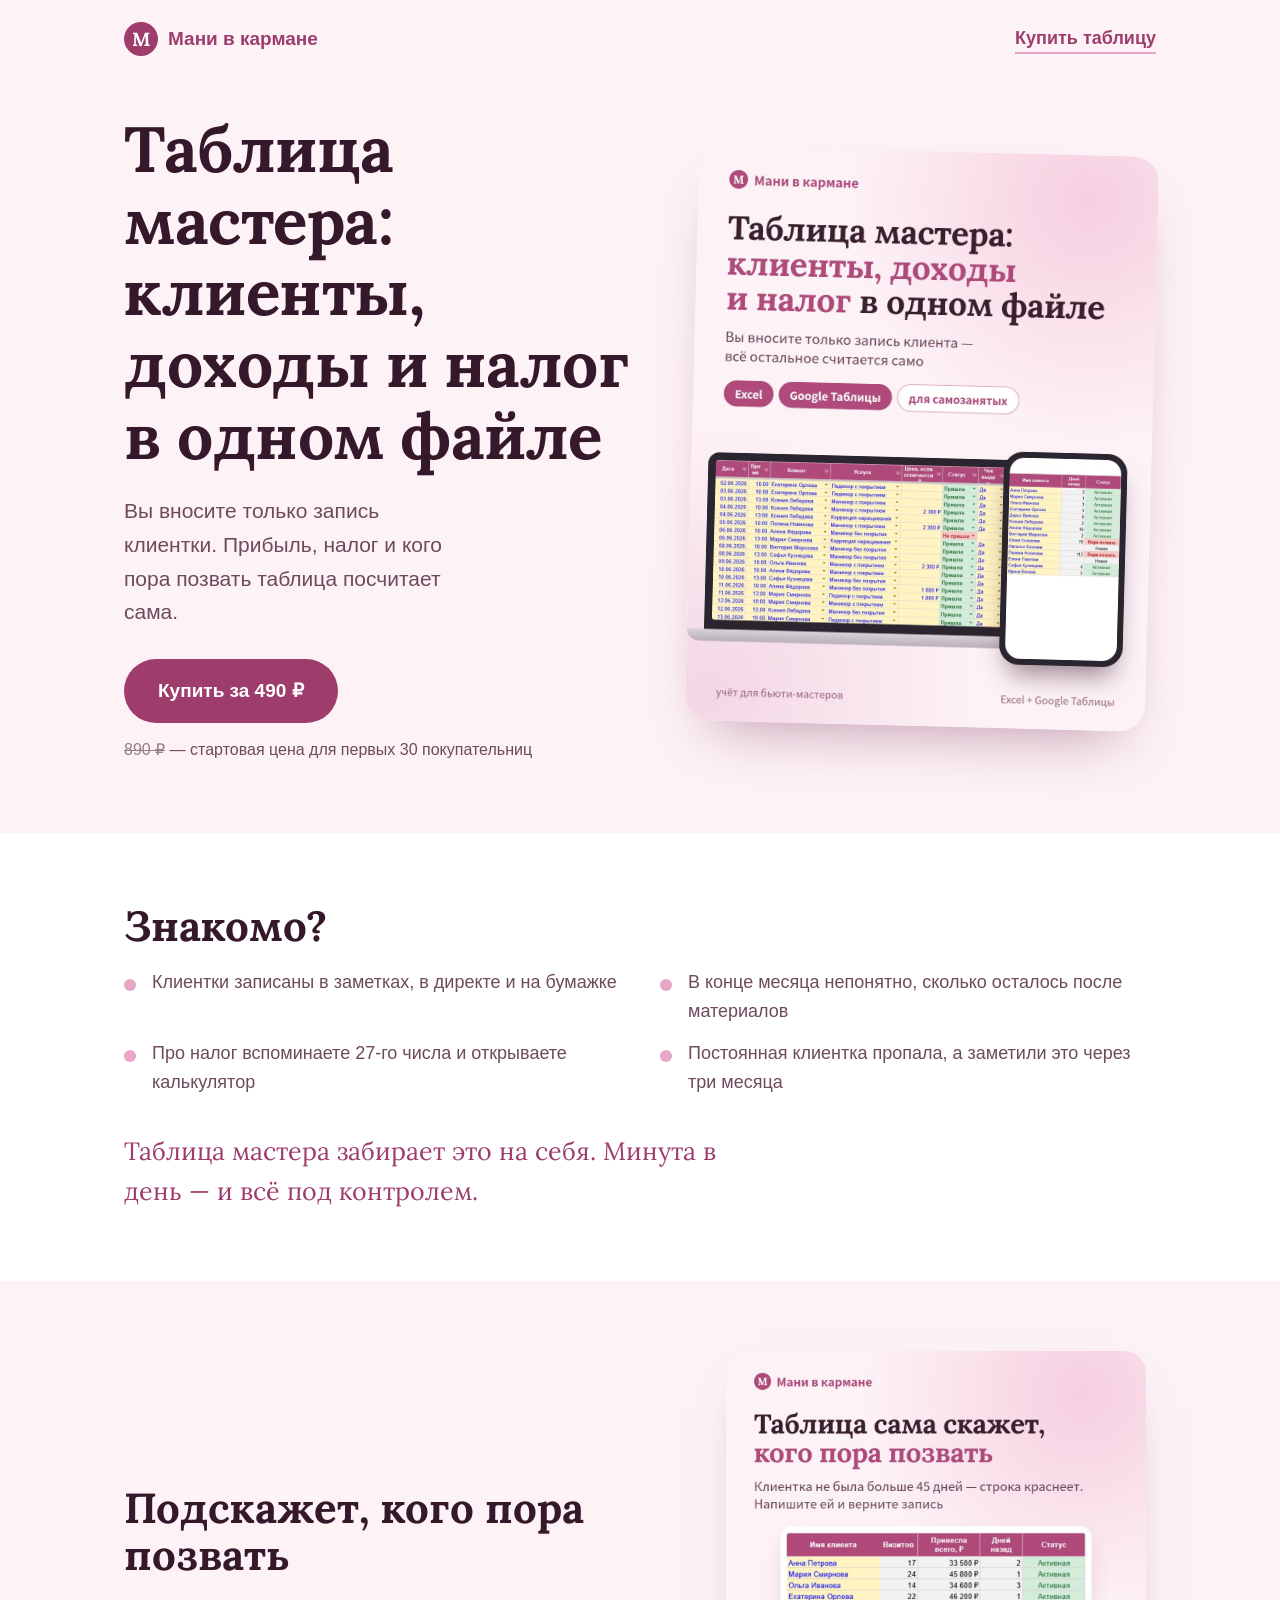
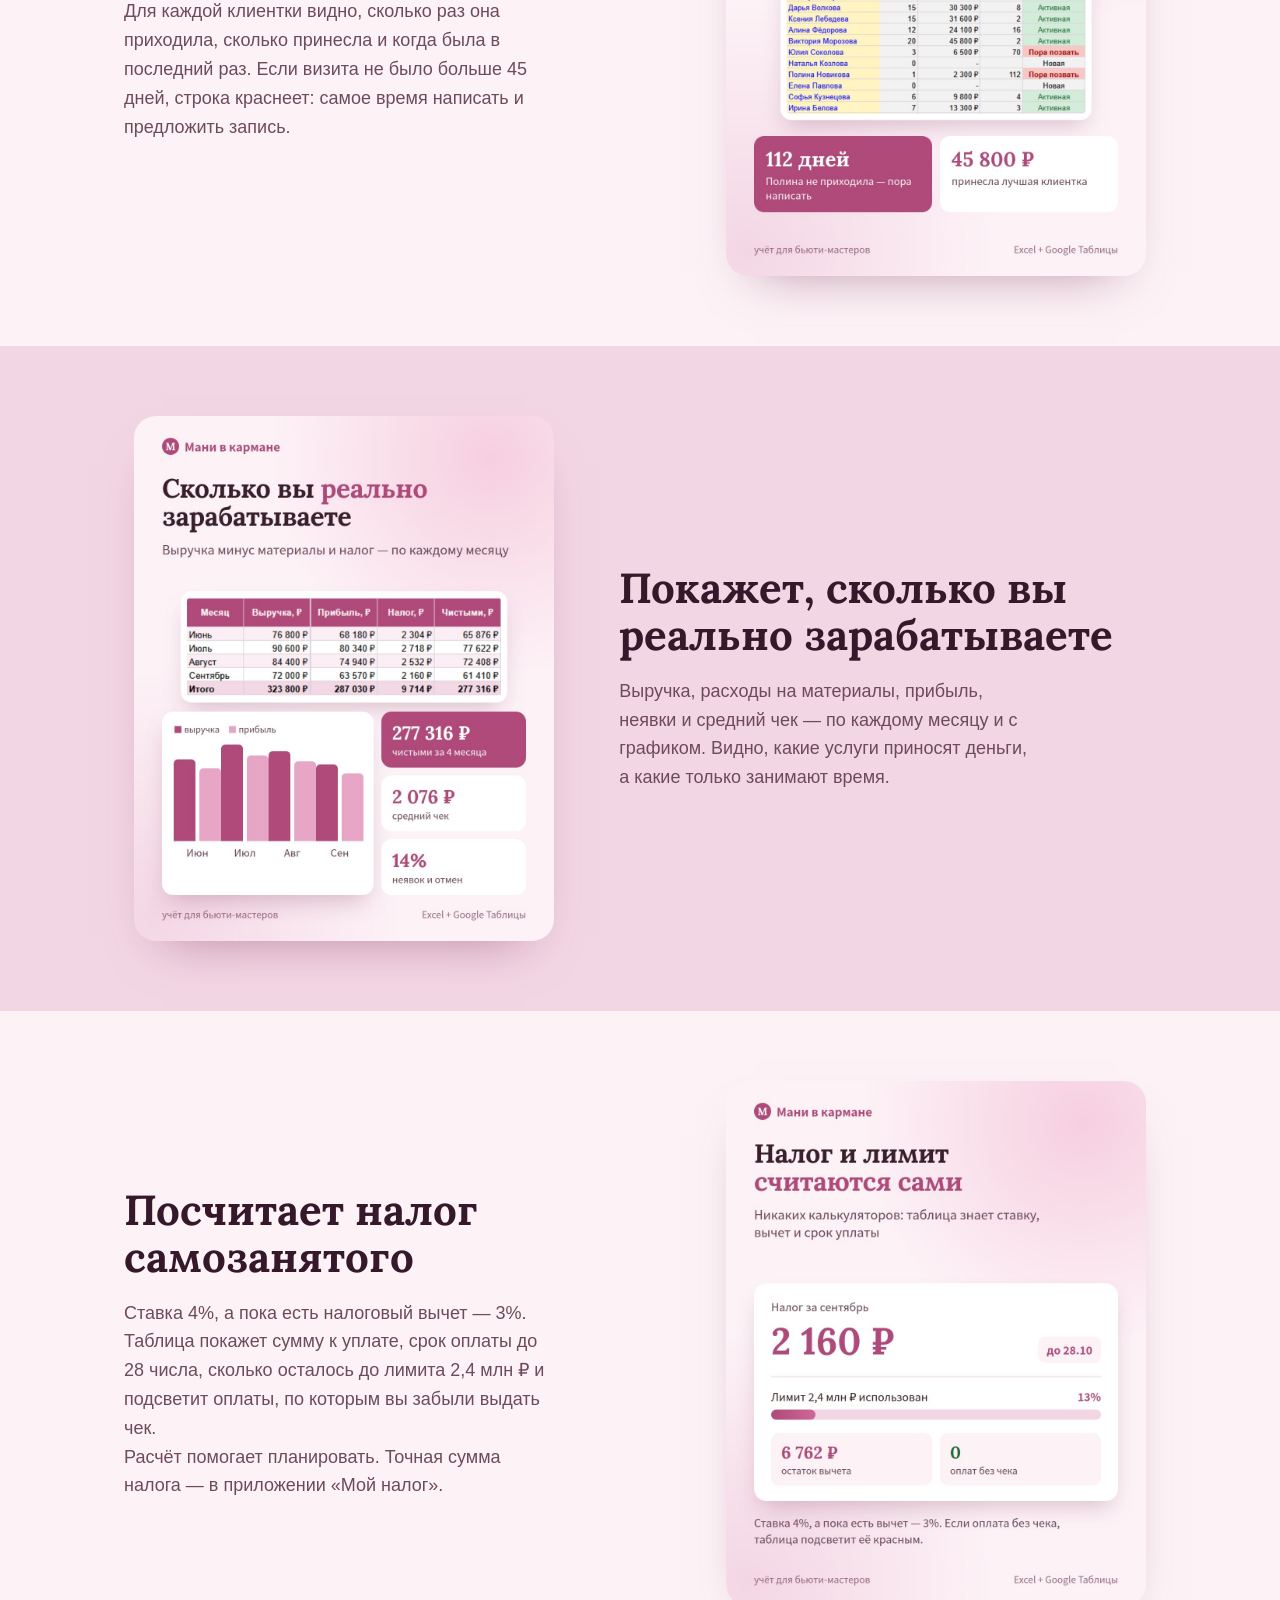
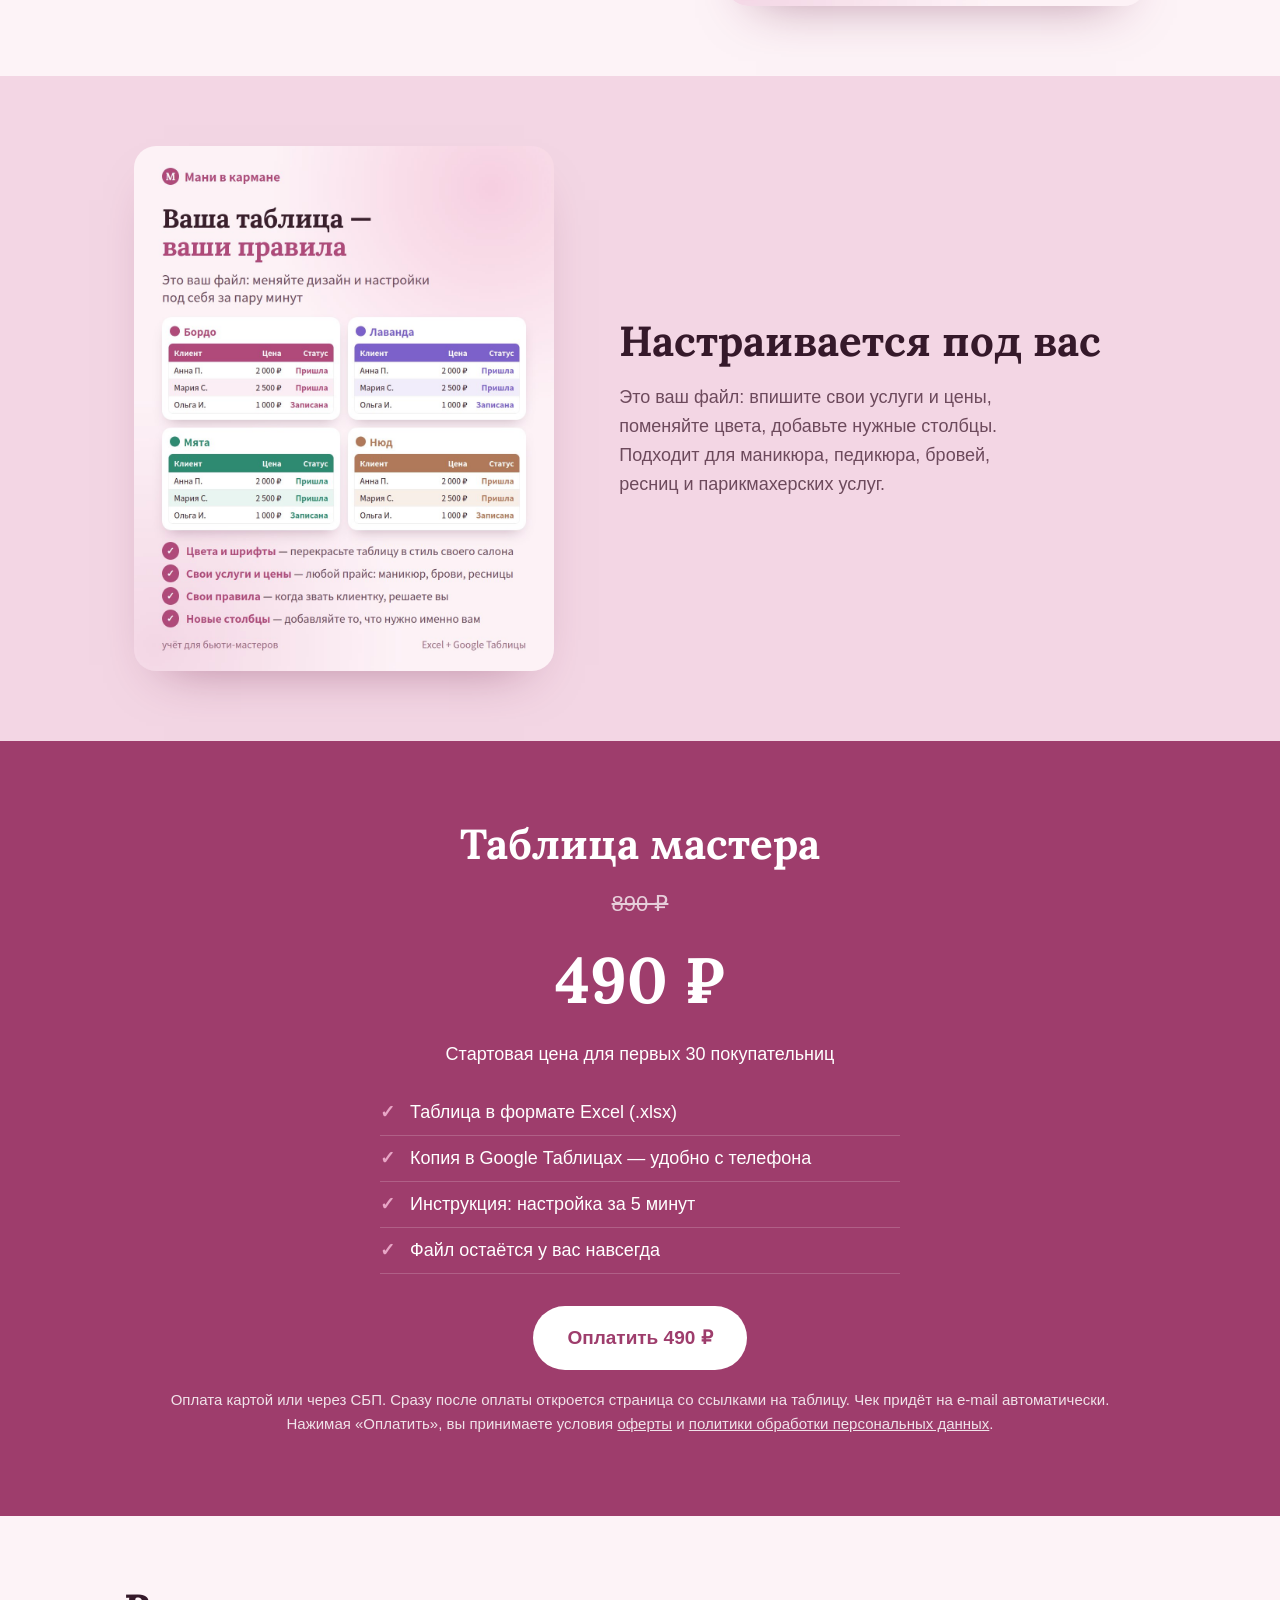
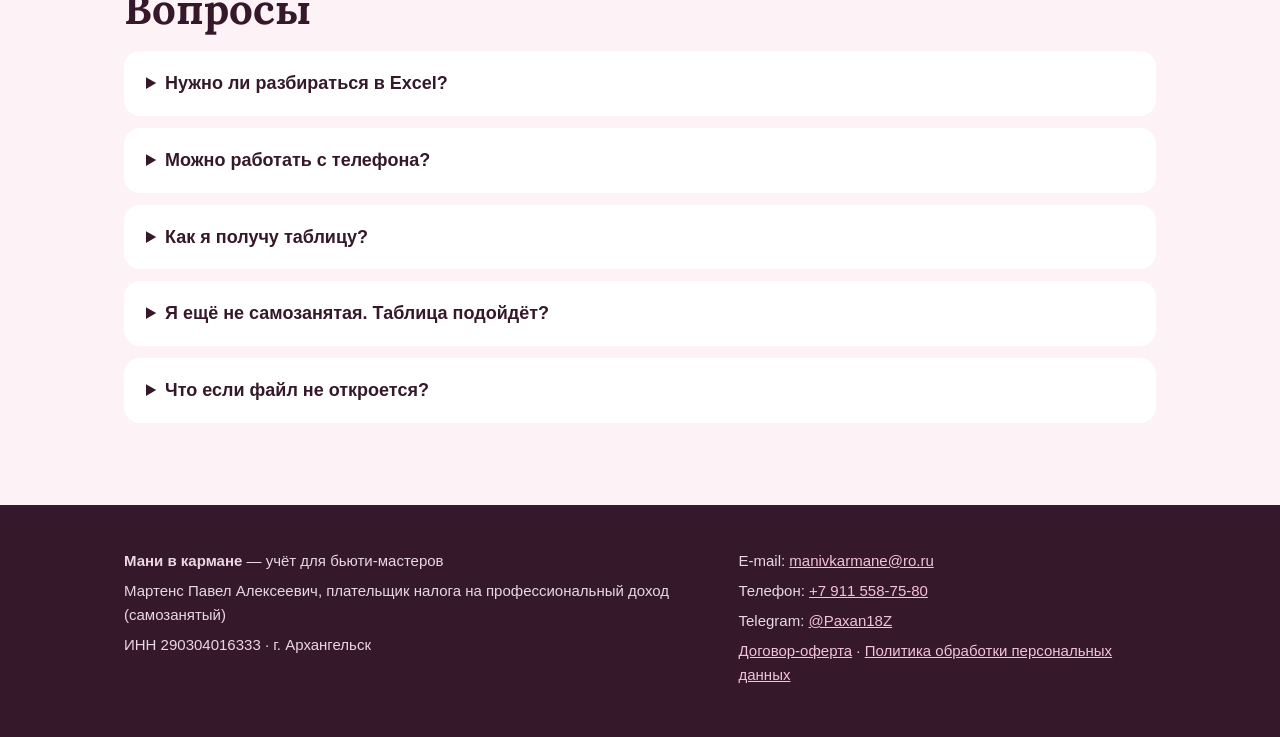
<file: index.html>
<!doctype html><html lang="ru"><head><meta charset="utf-8"><meta name="viewport" content="width=device-width,initial-scale=1">
<title>Таблица мастера — клиенты, доходы и налог | Мани в кармане</title><meta name="description" content="Таблица для бьюти-мастеров: записи клиентов, прибыль по месяцам и налог самозанятого. Excel и Google Таблицы."><link rel="stylesheet" href="style.css">
<link rel="icon" href="data:image/svg+xml,<svg xmlns='http://www.w3.org/2000/svg' viewBox='0 0 64 64'><circle cx='32' cy='32' r='32' fill='%239e3d6c'/><text x='32' y='44' font-size='36' text-anchor='middle' fill='white' font-family='Georgia'>М</text></svg>"></head><body>
<header class="top"><div class="wrap"><a class="logo" href="index.html"><span class="m">М</span>Мани в кармане</a><a class="nav-buy" href="index.html#buy">Купить таблицу</a></div></header>
<main>
<section class="hero"><div class="wrap">
<div>
<h1>Таблица мастера: клиенты, доходы и налог в одном файле</h1>
<p class="lead">Вы вносите только запись клиентки. Прибыль, налог и кого пора позвать таблица посчитает сама.</p>
<a class="btn" href="#buy">Купить за 490 ₽</a>
<p class="price-note"><s>890 ₽</s> — стартовая цена для первых 30 покупательниц</p>
</div>
<img src="img/01.jpg" alt="Таблица мастера на экране ноутбука и телефона" width="1080" height="1350">
</div></section>

<section class="pain"><div class="wrap">
<h2>Знакомо?</h2>
<ul>
<li>Клиентки записаны в заметках, в директе и на бумажке</li>
<li>В конце месяца непонятно, сколько осталось после материалов</li>
<li>Про налог вспоминаете 27-го числа и открываете калькулятор</li>
<li>Постоянная клиентка пропала, а заметили это через три месяца</li>
</ul>
<p class="answer">Таблица мастера забирает это на себя. Минута в день — и всё под контролем.</p>
</div></section>

<section class="feature"><div class="wrap">
<div class="text"><h2>Подскажет, кого пора позвать</h2><p>Для каждой клиентки видно, сколько раз она приходила, сколько принесла и когда была в последний раз. Если визита не было больше 45 дней, строка краснеет: самое время написать и предложить запись.</p></div>
<img src="img/03.jpg" alt="Лист «Клиенты» с подсветкой «Пора позвать»" width="1080" height="1350" >
</div></section>

<section class="feature alt flip"><div class="wrap">
<div class="text"><h2>Покажет, сколько вы реально зарабатываете</h2><p>Выручка, расходы на материалы, прибыль, неявки и средний чек — по каждому месяцу и с графиком. Видно, какие услуги приносят деньги, а какие только занимают время.</p></div>
<img src="img/04.jpg" alt="Сводка по месяцам с графиком выручки и прибыли" width="1080" height="1350" >
</div></section>

<section class="feature"><div class="wrap">
<div class="text"><h2>Посчитает налог самозанятого</h2><p>Ставка 4%, а пока есть налоговый вычет — 3%. Таблица покажет сумму к уплате, срок оплаты до 28 числа, сколько осталось до лимита 2,4 млн ₽ и подсветит оплаты, по которым вы забыли выдать чек.</p><p>Расчёт помогает планировать. Точная сумма налога — в приложении «Мой налог».</p></div>
<img src="img/05.jpg" alt="Расчёт налога и лимита самозанятого" width="1080" height="1350" >
</div></section>

<section class="feature alt flip"><div class="wrap">
<div class="text"><h2>Настраивается под вас</h2><p>Это ваш файл: впишите свои услуги и цены, поменяйте цвета, добавьте нужные столбцы. Подходит для маникюра, педикюра, бровей, ресниц и парикмахерских услуг.</p></div>
<img src="img/06.jpg" alt="Примеры оформления таблицы в разных цветах" width="1080" height="1350" >
</div></section>

<section class="buy" id="buy"><div class="wrap">
<h2>Таблица мастера</h2>
<p class="old"><s>890 ₽</s></p>
<p class="price">490 ₽</p>
<p>Стартовая цена для первых 30 покупательниц</p>
<ul>
<li>Таблица в формате Excel (.xlsx)</li>
<li>Копия в Google Таблицах — удобно с телефона</li>
<li>Инструкция: настройка за 5 минут</li>
<li>Файл остаётся у вас навсегда</li>
</ul>
<a class="btn" href="https://auth.robokassa.ru/merchant/Invoice/f4kyougDwESMlEFgmc46Ag">Оплатить 490 ₽</a>
<small>Оплата картой или через СБП. Сразу после оплаты откроется страница со ссылками на таблицу. Чек придёт на e-mail автоматически.<br>
Нажимая «Оплатить», вы принимаете условия <a href="oferta.html">оферты</a> и <a href="privacy.html">политики обработки персональных данных</a>.</small>
</div></section>

<section class="faq"><div class="wrap">
<h2>Вопросы</h2>
<details><summary>Нужно ли разбираться в Excel?</summary><p>Нет. Вы заполняете жёлтые ячейки, клиентки и услуги выбираются из списка. Все формулы уже настроены.</p></details>
<details><summary>Можно работать с телефона?</summary><p>Да, через Google Таблицы: они открываются в браузере и в приложении на телефоне.</p></details>
<details><summary>Как я получу таблицу?</summary><p>Сразу после оплаты откроется страница со ссылками на скачивание Excel и на копию в Google Таблицах. Сохраните её в закладки. Если потеряете ссылки — напишите нам, пришлём повторно.</p></details>
<details><summary>Я ещё не самозанятая. Таблица подойдёт?</summary><p>Да. Учёт клиентов, прибыли и неявок работает для любого мастера. Лист с налогом пригодится, когда оформитесь.</p></details>
<details><summary>Что если файл не откроется?</summary><p>Напишите на e-mail или в Telegram — поможем разобраться. Если проблему не удастся решить, вернём деньги по условиям оферты.</p></details>
</div></section>
</main>
<footer><div class="wrap">
<div>
<p><strong>Мани в кармане</strong> — учёт для бьюти-мастеров</p>
<p>Мартенс Павел Алексеевич, плательщик налога на профессиональный доход (самозанятый)</p>
<p>ИНН 290304016333 · г. Архангельск</p>
</div>
<div>
<p>E-mail: <a href="mailto:manivkarmane@ro.ru">manivkarmane@ro.ru</a></p>
<p>Телефон: <a href="tel:+79115587580">+7 911 558-75-80</a></p>
<p>Telegram: <a href="https://t.me/Paxan18Z">@Paxan18Z</a></p>
<p><a href="oferta.html">Договор-оферта</a> · <a href="privacy.html">Политика обработки персональных данных</a></p>
</div>
</div></footer>

</body></html>
</file>
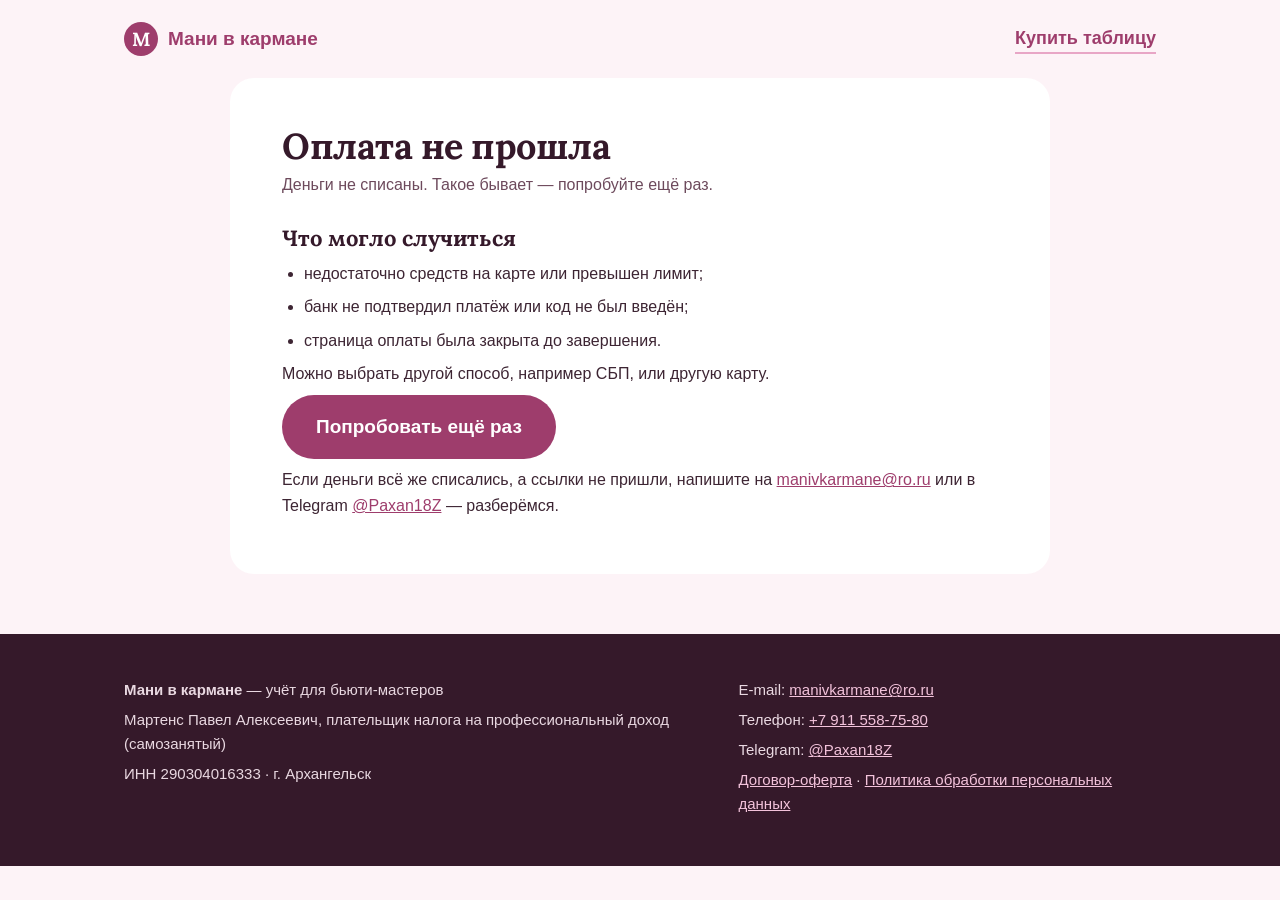
<file: fail.html>
<!doctype html><html lang="ru"><head><meta charset="utf-8"><meta name="robots" content="noindex,nofollow"><meta name="viewport" content="width=device-width,initial-scale=1">
<title>Оплата не прошла | Мани в кармане</title><meta name="description" content="Таблица для бьюти-мастеров: записи клиентов, прибыль по месяцам и налог самозанятого. Excel и Google Таблицы."><link rel="stylesheet" href="style.css">
<link rel="icon" href="data:image/svg+xml,<svg xmlns='http://www.w3.org/2000/svg' viewBox='0 0 64 64'><circle cx='32' cy='32' r='32' fill='%239e3d6c'/><text x='32' y='44' font-size='36' text-anchor='middle' fill='white' font-family='Georgia'>М</text></svg>"></head><body>
<header class="top"><div class="wrap"><a class="logo" href="index.html"><span class="m">М</span>Мани в кармане</a><a class="nav-buy" href="index.html#buy">Купить таблицу</a></div></header>
<main><article class="doc">
<h1>Оплата не прошла</h1>
<p class="date">Деньги не списаны. Такое бывает — попробуйте ещё раз.</p>
<h2>Что могло случиться</h2>
<ul>
<li>недостаточно средств на карте или превышен лимит;</li>
<li>банк не подтвердил платёж или код не был введён;</li>
<li>страница оплаты была закрыта до завершения.</li>
</ul>
<p>Можно выбрать другой способ, например СБП, или другую карту.</p>
<p><a class="btn" href="index.html#buy">Попробовать ещё раз</a></p>
<p>Если деньги всё же списались, а ссылки не пришли, напишите на <a href="mailto:manivkarmane@ro.ru">manivkarmane@ro.ru</a> или в Telegram <a href="https://t.me/Paxan18Z">@Paxan18Z</a> — разберёмся.</p>
</article></main>
<footer><div class="wrap">
<div>
<p><strong>Мани в кармане</strong> — учёт для бьюти-мастеров</p>
<p>Мартенс Павел Алексеевич, плательщик налога на профессиональный доход (самозанятый)</p>
<p>ИНН 290304016333 · г. Архангельск</p>
</div>
<div>
<p>E-mail: <a href="mailto:manivkarmane@ro.ru">manivkarmane@ro.ru</a></p>
<p>Телефон: <a href="tel:+79115587580">+7 911 558-75-80</a></p>
<p>Telegram: <a href="https://t.me/Paxan18Z">@Paxan18Z</a></p>
<p><a href="oferta.html">Договор-оферта</a> · <a href="privacy.html">Политика обработки персональных данных</a></p>
</div>
</div></footer>

</body></html>
</file>
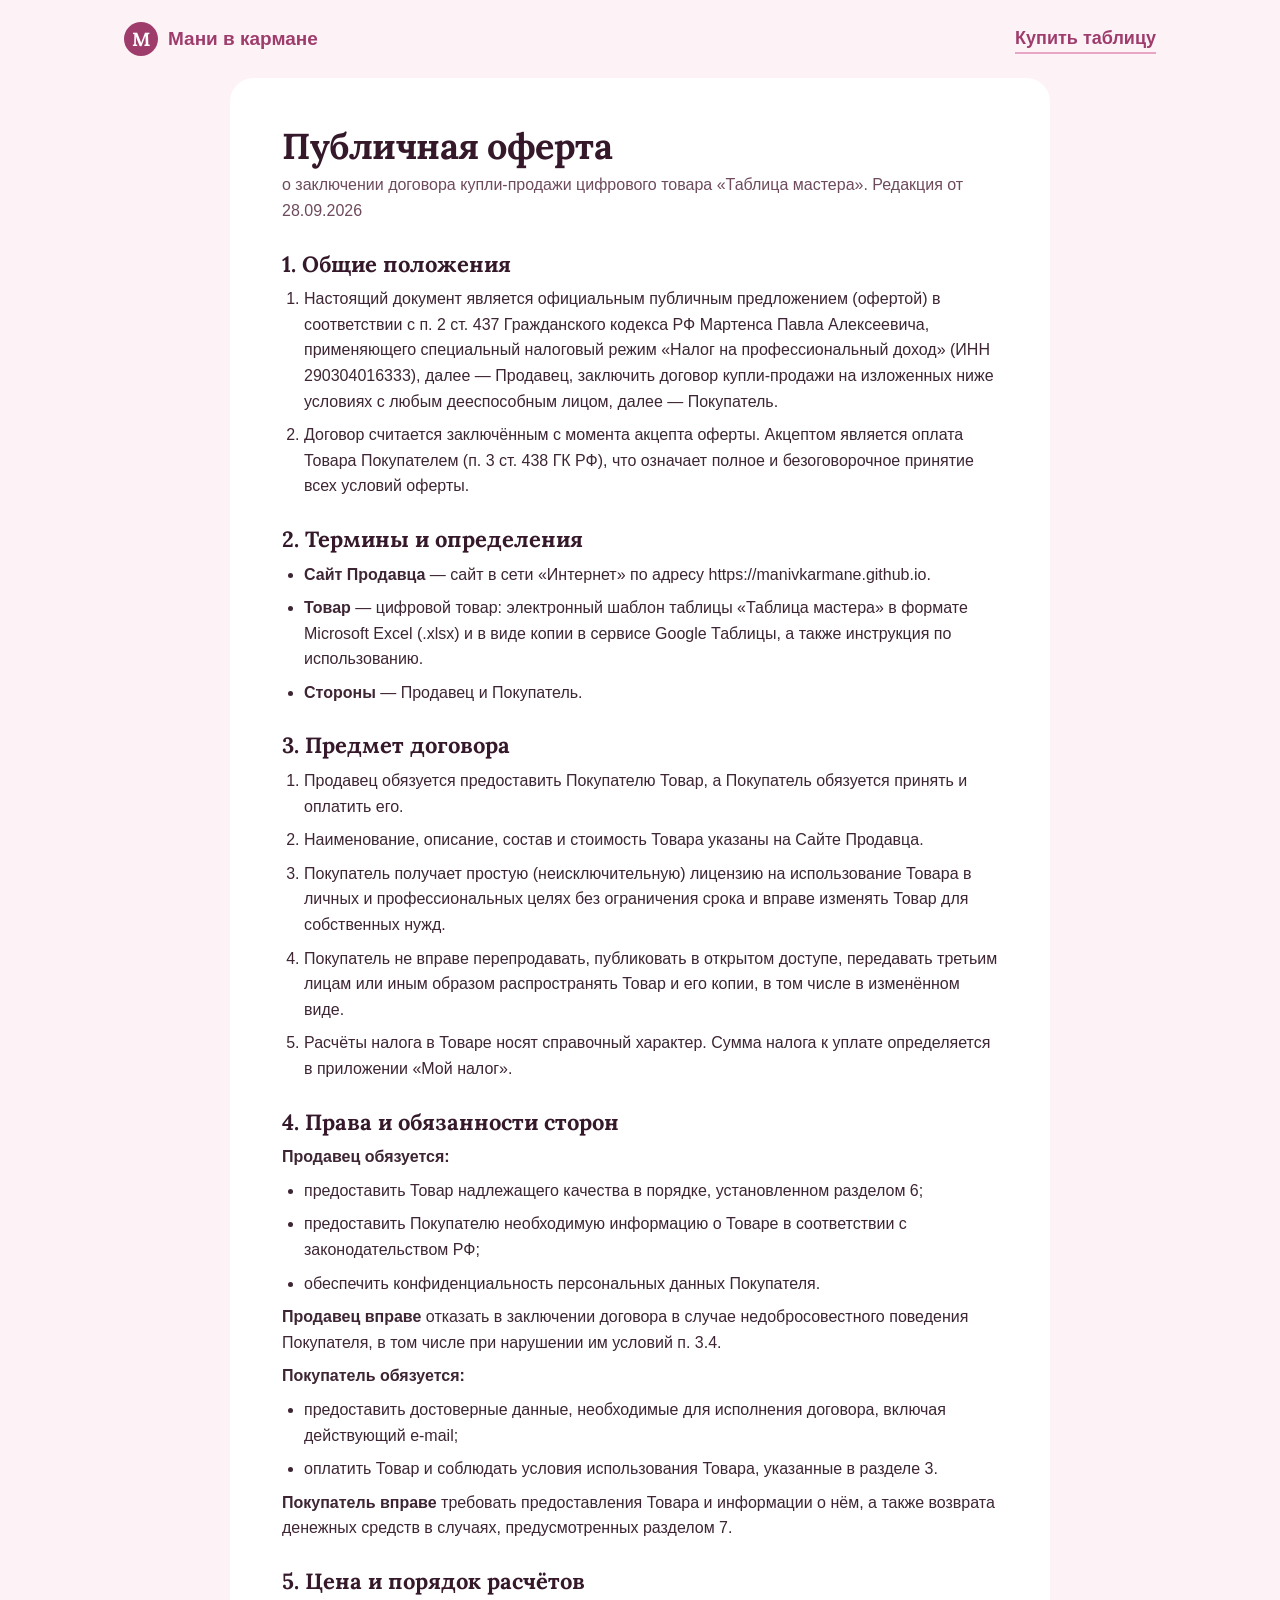
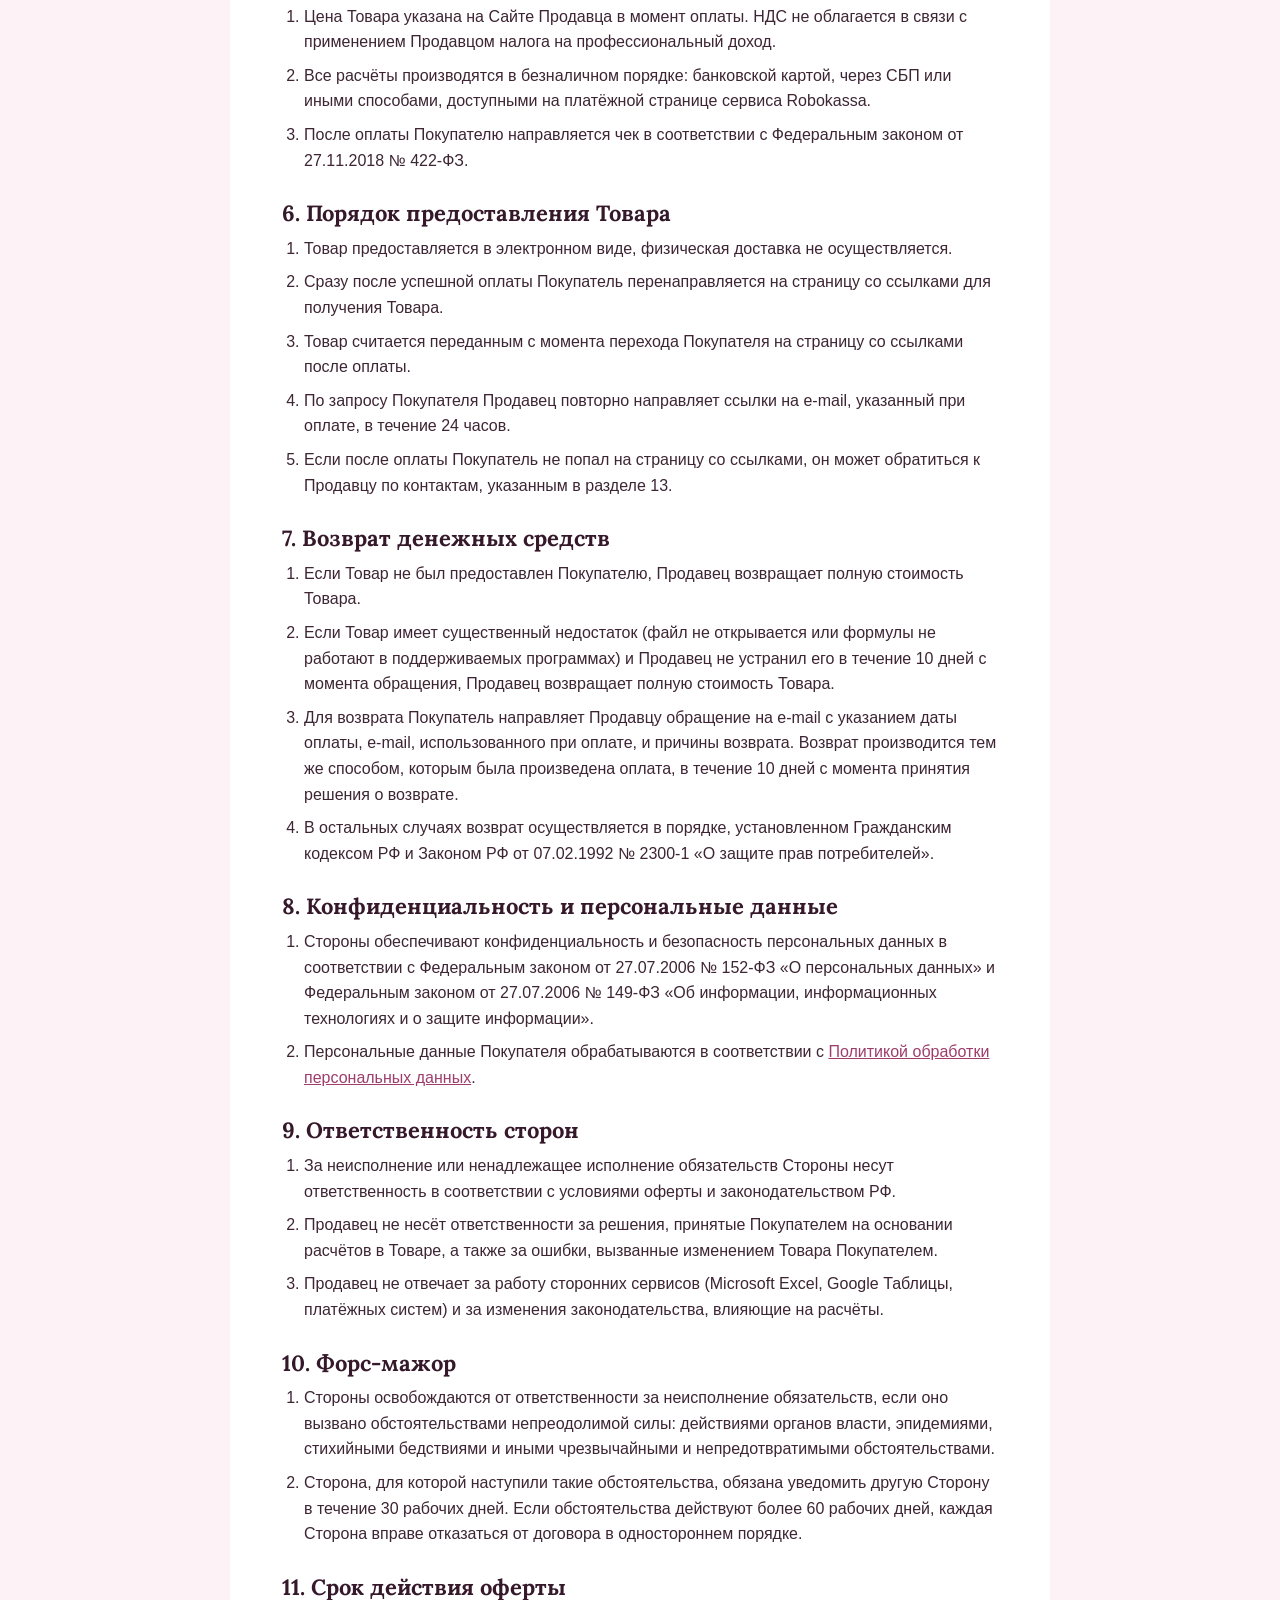
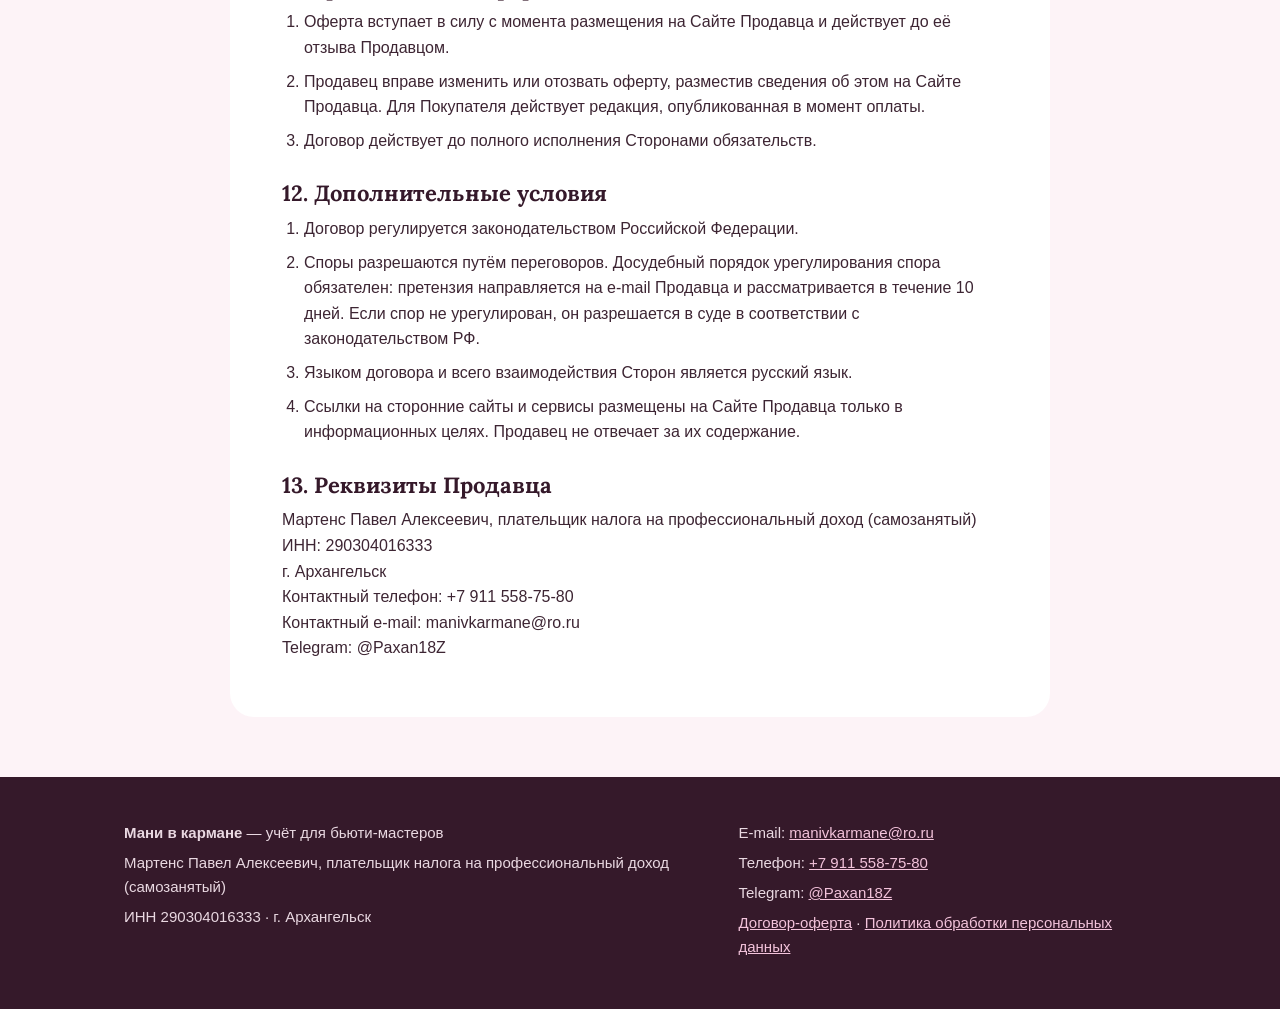
<file: oferta(1).html>
<!doctype html><html lang="ru"><head><meta charset="utf-8"><meta name="viewport" content="width=device-width,initial-scale=1">
<title>Публичная оферта | Мани в кармане</title><meta name="description" content="Публичная оферта на предоставление цифрового товара"><link rel="stylesheet" href="style.css">
<link rel="icon" href="data:image/svg+xml,<svg xmlns='http://www.w3.org/2000/svg' viewBox='0 0 64 64'><circle cx='32' cy='32' r='32' fill='%239e3d6c'/><text x='32' y='44' font-size='36' text-anchor='middle' fill='white' font-family='Georgia'>М</text></svg>"></head><body>
<header class="top"><div class="wrap"><a class="logo" href="index.html"><span class="m">М</span>Мани в кармане</a><a class="nav-buy" href="index.html#buy">Купить таблицу</a></div></header>
<main><article class="doc">
<h1>Публичная оферта</h1>
<p class="date">о заключении договора купли-продажи цифрового товара «Таблица мастера». Редакция от 28.09.2026</p>

<h2>1. Общие положения</h2>
<ol>
<li>Настоящий документ является официальным публичным предложением (офертой) в соответствии с п. 2 ст. 437 Гражданского кодекса РФ Мартенса Павла Алексеевича, применяющего специальный налоговый режим «Налог на профессиональный доход» (ИНН 290304016333), далее — Продавец, заключить договор купли-продажи на изложенных ниже условиях с любым дееспособным лицом, далее — Покупатель.</li>
<li>Договор считается заключённым с момента акцепта оферты. Акцептом является оплата Товара Покупателем (п. 3 ст. 438 ГК РФ), что означает полное и безоговорочное принятие всех условий оферты.</li>
</ol>

<h2>2. Термины и определения</h2>
<ul>
<li><strong>Сайт Продавца</strong> — сайт в сети «Интернет» по адресу https://manivkarmane.github.io.</li>
<li><strong>Товар</strong> — цифровой товар: электронный шаблон таблицы «Таблица мастера» в формате Microsoft Excel (.xlsx) и в виде копии в сервисе Google Таблицы, а также инструкция по использованию.</li>
<li><strong>Стороны</strong> — Продавец и Покупатель.</li>
</ul>

<h2>3. Предмет договора</h2>
<ol>
<li>Продавец обязуется предоставить Покупателю Товар, а Покупатель обязуется принять и оплатить его.</li>
<li>Наименование, описание, состав и стоимость Товара указаны на Сайте Продавца.</li>
<li>Покупатель получает простую (неисключительную) лицензию на использование Товара в личных и профессиональных целях без ограничения срока и вправе изменять Товар для собственных нужд.</li>
<li>Покупатель не вправе перепродавать, публиковать в открытом доступе, передавать третьим лицам или иным образом распространять Товар и его копии, в том числе в изменённом виде.</li>
<li>Расчёты налога в Товаре носят справочный характер. Сумма налога к уплате определяется в приложении «Мой налог».</li>
</ol>

<h2>4. Права и обязанности сторон</h2>
<p><strong>Продавец обязуется:</strong></p>
<ul>
<li>предоставить Товар надлежащего качества в порядке, установленном разделом 6;</li>
<li>предоставить Покупателю необходимую информацию о Товаре в соответствии с законодательством РФ;</li>
<li>обеспечить конфиденциальность персональных данных Покупателя.</li>
</ul>
<p><strong>Продавец вправе</strong> отказать в заключении договора в случае недобросовестного поведения Покупателя, в том числе при нарушении им условий п. 3.4.</p>
<p><strong>Покупатель обязуется:</strong></p>
<ul>
<li>предоставить достоверные данные, необходимые для исполнения договора, включая действующий e-mail;</li>
<li>оплатить Товар и соблюдать условия использования Товара, указанные в разделе 3.</li>
</ul>
<p><strong>Покупатель вправе</strong> требовать предоставления Товара и информации о нём, а также возврата денежных средств в случаях, предусмотренных разделом 7.</p>

<h2>5. Цена и порядок расчётов</h2>
<ol>
<li>Цена Товара указана на Сайте Продавца в момент оплаты. НДС не облагается в связи с применением Продавцом налога на профессиональный доход.</li>
<li>Все расчёты производятся в безналичном порядке: банковской картой, через СБП или иными способами, доступными на платёжной странице сервиса Robokassa.</li>
<li>После оплаты Покупателю направляется чек в соответствии с Федеральным законом от 27.11.2018 № 422-ФЗ.</li>
</ol>

<h2>6. Порядок предоставления Товара</h2>
<ol>
<li>Товар предоставляется в электронном виде, физическая доставка не осуществляется.</li>
<li>Сразу после успешной оплаты Покупатель перенаправляется на страницу со ссылками для получения Товара.</li>
<li>Товар считается переданным с момента перехода Покупателя на страницу со ссылками после оплаты.</li>
<li>По запросу Покупателя Продавец повторно направляет ссылки на e-mail, указанный при оплате, в течение 24 часов.</li>
<li>Если после оплаты Покупатель не попал на страницу со ссылками, он может обратиться к Продавцу по контактам, указанным в разделе 13.</li>
</ol>

<h2>7. Возврат денежных средств</h2>
<ol>
<li>Если Товар не был предоставлен Покупателю, Продавец возвращает полную стоимость Товара.</li>
<li>Если Товар имеет существенный недостаток (файл не открывается или формулы не работают в поддерживаемых программах) и Продавец не устранил его в течение 10 дней с момента обращения, Продавец возвращает полную стоимость Товара.</li>
<li>Для возврата Покупатель направляет Продавцу обращение на e-mail с указанием даты оплаты, e-mail, использованного при оплате, и причины возврата. Возврат производится тем же способом, которым была произведена оплата, в течение 10 дней с момента принятия решения о возврате.</li>
<li>В остальных случаях возврат осуществляется в порядке, установленном Гражданским кодексом РФ и Законом РФ от 07.02.1992 № 2300-1 «О защите прав потребителей».</li>
</ol>

<h2>8. Конфиденциальность и персональные данные</h2>
<ol>
<li>Стороны обеспечивают конфиденциальность и безопасность персональных данных в соответствии с Федеральным законом от 27.07.2006 № 152-ФЗ «О персональных данных» и Федеральным законом от 27.07.2006 № 149-ФЗ «Об информации, информационных технологиях и о защите информации».</li>
<li>Персональные данные Покупателя обрабатываются в соответствии с <a href="privacy.html">Политикой обработки персональных данных</a>.</li>
</ol>

<h2>9. Ответственность сторон</h2>
<ol>
<li>За неисполнение или ненадлежащее исполнение обязательств Стороны несут ответственность в соответствии с условиями оферты и законодательством РФ.</li>
<li>Продавец не несёт ответственности за решения, принятые Покупателем на основании расчётов в Товаре, а также за ошибки, вызванные изменением Товара Покупателем.</li>
<li>Продавец не отвечает за работу сторонних сервисов (Microsoft Excel, Google Таблицы, платёжных систем) и за изменения законодательства, влияющие на расчёты.</li>
</ol>

<h2>10. Форс-мажор</h2>
<ol>
<li>Стороны освобождаются от ответственности за неисполнение обязательств, если оно вызвано обстоятельствами непреодолимой силы: действиями органов власти, эпидемиями, стихийными бедствиями и иными чрезвычайными и непредотвратимыми обстоятельствами.</li>
<li>Сторона, для которой наступили такие обстоятельства, обязана уведомить другую Сторону в течение 30 рабочих дней. Если обстоятельства действуют более 60 рабочих дней, каждая Сторона вправе отказаться от договора в одностороннем порядке.</li>
</ol>

<h2>11. Срок действия оферты</h2>
<ol>
<li>Оферта вступает в силу с момента размещения на Сайте Продавца и действует до её отзыва Продавцом.</li>
<li>Продавец вправе изменить или отозвать оферту, разместив сведения об этом на Сайте Продавца. Для Покупателя действует редакция, опубликованная в момент оплаты.</li>
<li>Договор действует до полного исполнения Сторонами обязательств.</li>
</ol>

<h2>12. Дополнительные условия</h2>
<ol>
<li>Договор регулируется законодательством Российской Федерации.</li>
<li>Споры разрешаются путём переговоров. Досудебный порядок урегулирования спора обязателен: претензия направляется на e-mail Продавца и рассматривается в течение 10 дней. Если спор не урегулирован, он разрешается в суде в соответствии с законодательством РФ.</li>
<li>Языком договора и всего взаимодействия Сторон является русский язык.</li>
<li>Ссылки на сторонние сайты и сервисы размещены на Сайте Продавца только в информационных целях. Продавец не отвечает за их содержание.</li>
</ol>

<h2>13. Реквизиты Продавца</h2>
<p>Мартенс Павел Алексеевич, плательщик налога на профессиональный доход (самозанятый)<br>
ИНН: 290304016333<br>
г. Архангельск<br>
Контактный телефон: +7 911 558-75-80<br>
Контактный e-mail: manivkarmane@ro.ru<br>
Telegram: @Paxan18Z</p>
</article></main>
<footer><div class="wrap">
<div>
<p><strong>Мани в кармане</strong> — учёт для бьюти-мастеров</p>
<p>Мартенс Павел Алексеевич, плательщик налога на профессиональный доход (самозанятый)</p>
<p>ИНН 290304016333 · г. Архангельск</p>
</div>
<div>
<p>E-mail: <a href="mailto:manivkarmane@ro.ru">manivkarmane@ro.ru</a></p>
<p>Телефон: <a href="tel:+79115587580">+7 911 558-75-80</a></p>
<p>Telegram: <a href="https://t.me/Paxan18Z">@Paxan18Z</a></p>
<p><a href="oferta.html">Договор-оферта</a> · <a href="privacy.html">Политика обработки персональных данных</a></p>
</div>
</div></footer>
</body></html>
</file>
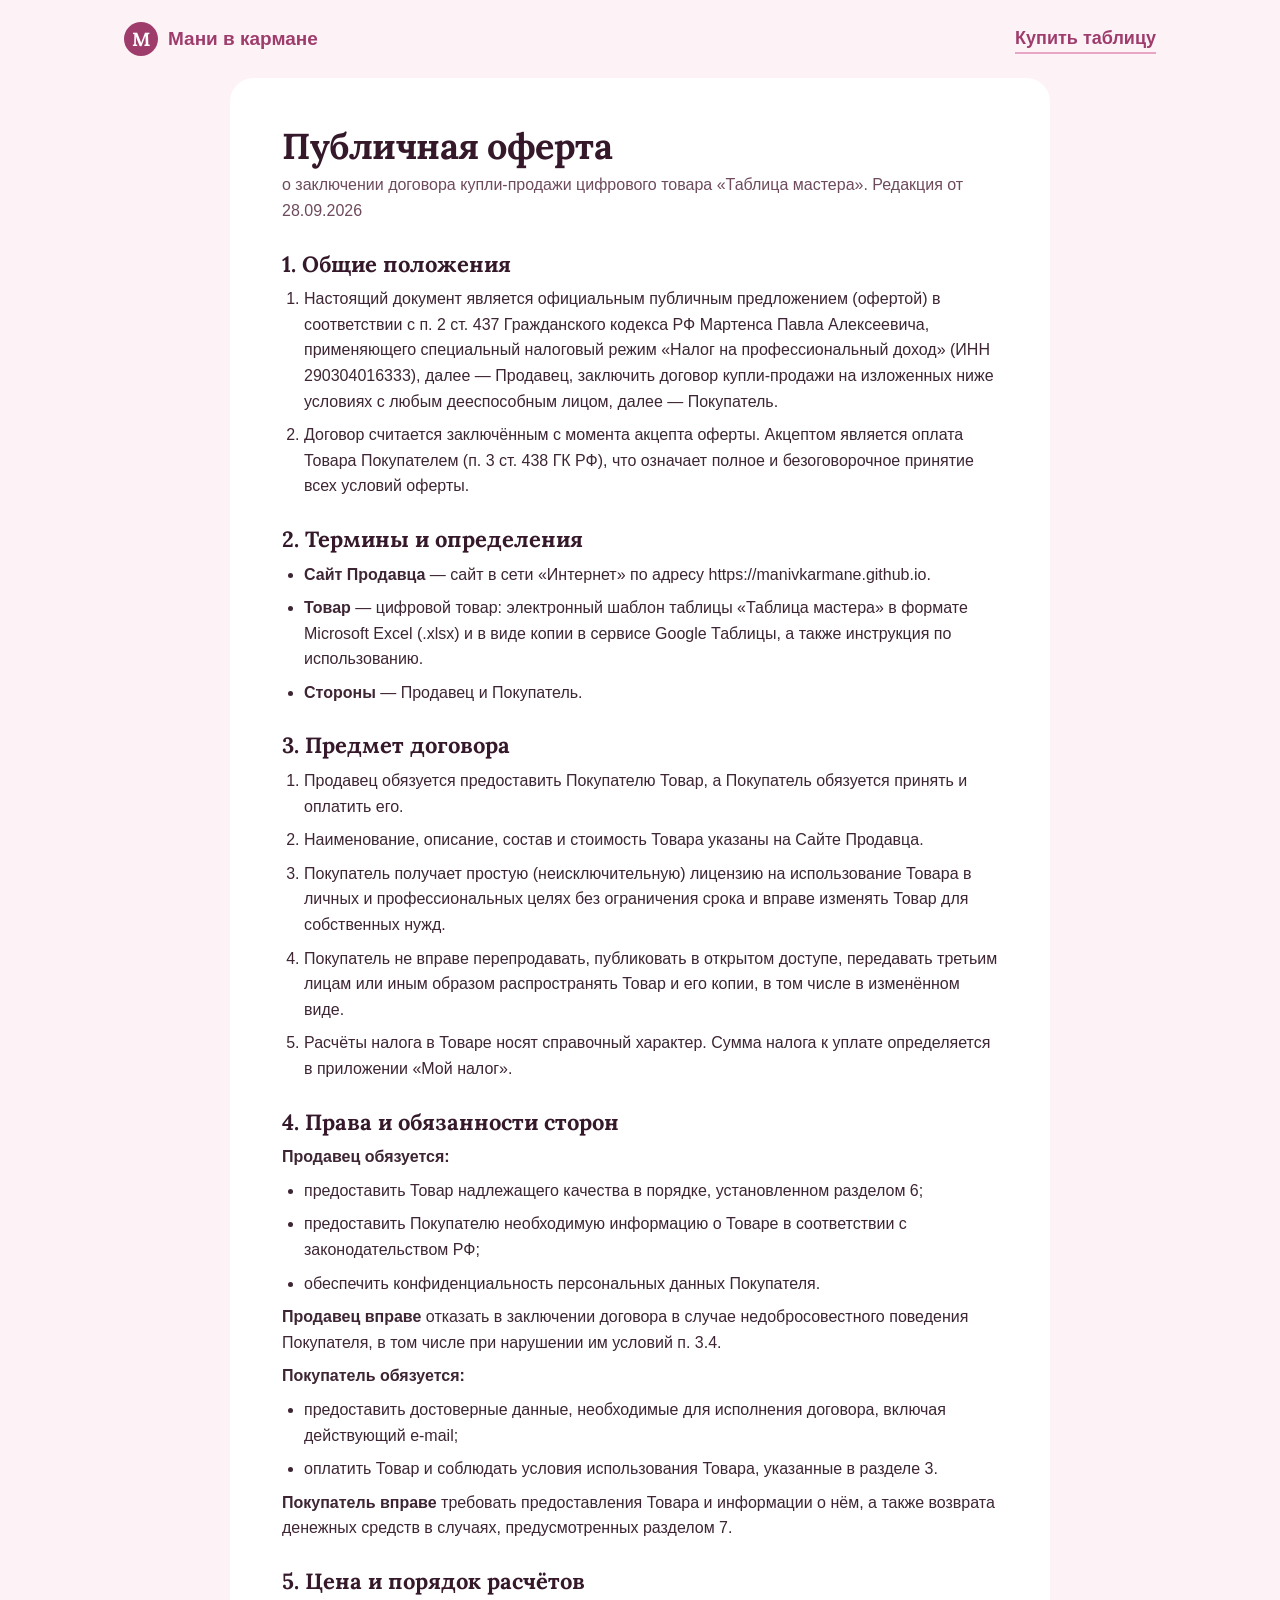
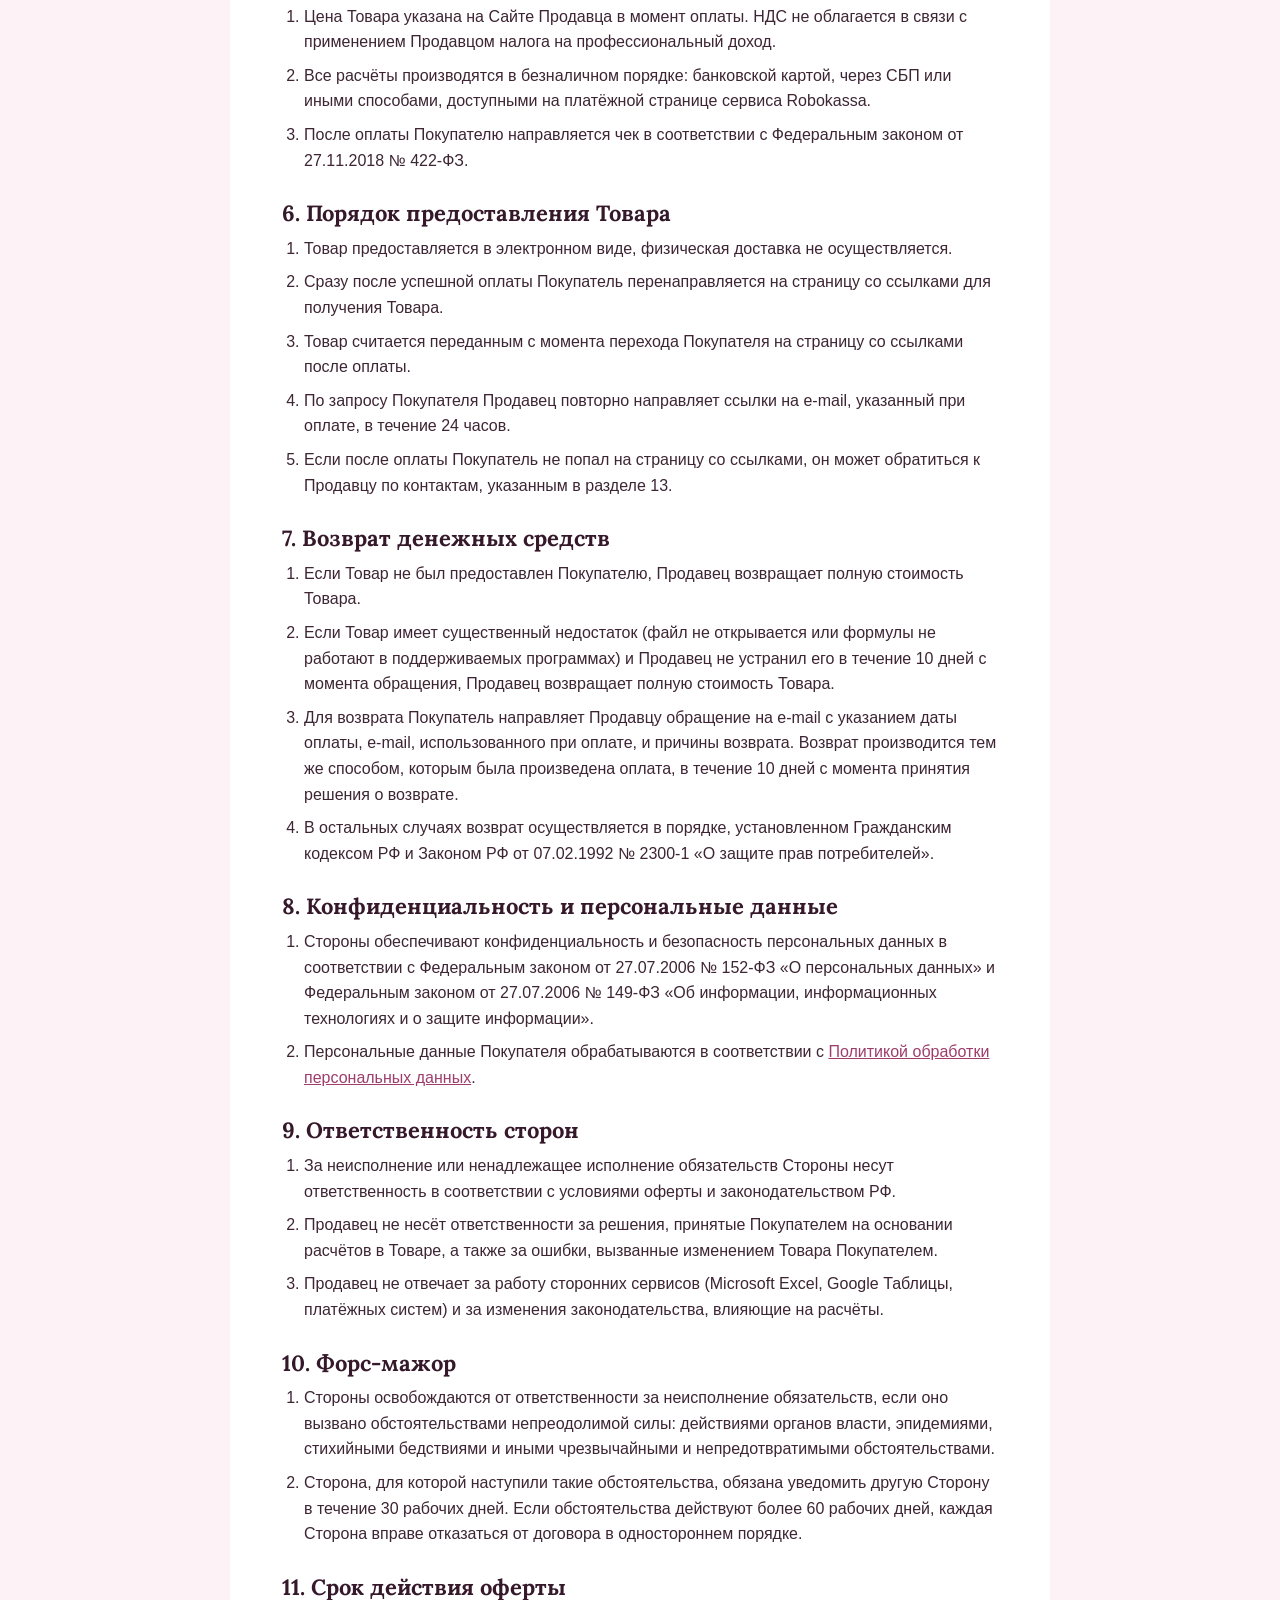
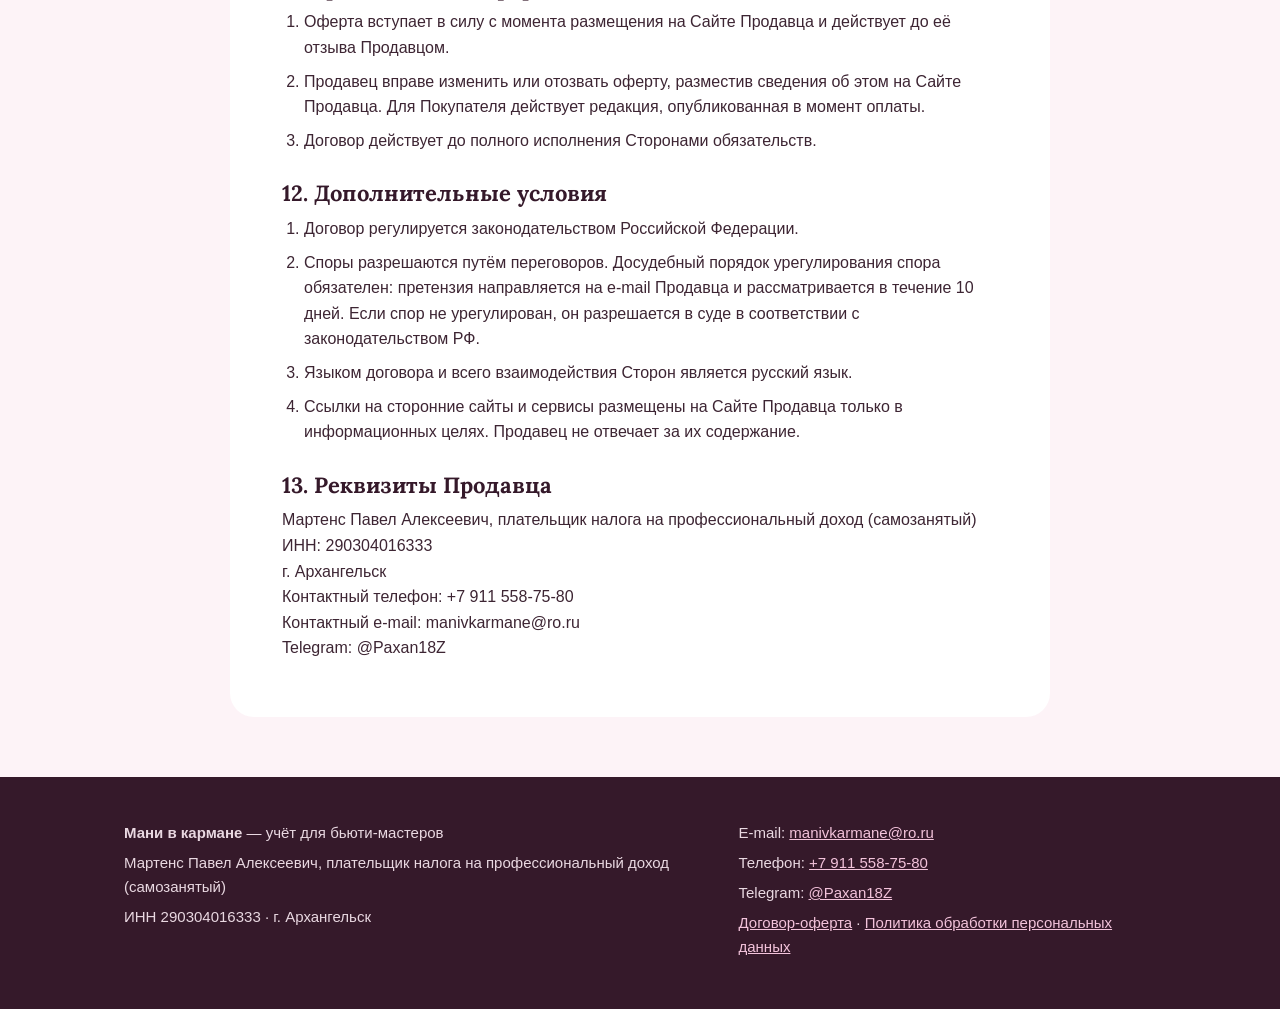
<file: oferta.html>
<!doctype html><html lang="ru"><head><meta charset="utf-8"><meta name="viewport" content="width=device-width,initial-scale=1">
<title>Публичная оферта | Мани в кармане</title><meta name="description" content="Публичная оферта на предоставление цифрового товара"><link rel="stylesheet" href="style.css">
<link rel="icon" href="data:image/svg+xml,<svg xmlns='http://www.w3.org/2000/svg' viewBox='0 0 64 64'><circle cx='32' cy='32' r='32' fill='%239e3d6c'/><text x='32' y='44' font-size='36' text-anchor='middle' fill='white' font-family='Georgia'>М</text></svg>"></head><body>
<header class="top"><div class="wrap"><a class="logo" href="index.html"><span class="m">М</span>Мани в кармане</a><a class="nav-buy" href="index.html#buy">Купить таблицу</a></div></header>
<main><article class="doc">
<h1>Публичная оферта</h1>
<p class="date">о заключении договора купли-продажи цифрового товара «Таблица мастера». Редакция от 28.09.2026</p>

<h2>1. Общие положения</h2>
<ol>
<li>Настоящий документ является официальным публичным предложением (офертой) в соответствии с п. 2 ст. 437 Гражданского кодекса РФ Мартенса Павла Алексеевича, применяющего специальный налоговый режим «Налог на профессиональный доход» (ИНН 290304016333), далее — Продавец, заключить договор купли-продажи на изложенных ниже условиях с любым дееспособным лицом, далее — Покупатель.</li>
<li>Договор считается заключённым с момента акцепта оферты. Акцептом является оплата Товара Покупателем (п. 3 ст. 438 ГК РФ), что означает полное и безоговорочное принятие всех условий оферты.</li>
</ol>

<h2>2. Термины и определения</h2>
<ul>
<li><strong>Сайт Продавца</strong> — сайт в сети «Интернет» по адресу https://manivkarmane.github.io.</li>
<li><strong>Товар</strong> — цифровой товар: электронный шаблон таблицы «Таблица мастера» в формате Microsoft Excel (.xlsx) и в виде копии в сервисе Google Таблицы, а также инструкция по использованию.</li>
<li><strong>Стороны</strong> — Продавец и Покупатель.</li>
</ul>

<h2>3. Предмет договора</h2>
<ol>
<li>Продавец обязуется предоставить Покупателю Товар, а Покупатель обязуется принять и оплатить его.</li>
<li>Наименование, описание, состав и стоимость Товара указаны на Сайте Продавца.</li>
<li>Покупатель получает простую (неисключительную) лицензию на использование Товара в личных и профессиональных целях без ограничения срока и вправе изменять Товар для собственных нужд.</li>
<li>Покупатель не вправе перепродавать, публиковать в открытом доступе, передавать третьим лицам или иным образом распространять Товар и его копии, в том числе в изменённом виде.</li>
<li>Расчёты налога в Товаре носят справочный характер. Сумма налога к уплате определяется в приложении «Мой налог».</li>
</ol>

<h2>4. Права и обязанности сторон</h2>
<p><strong>Продавец обязуется:</strong></p>
<ul>
<li>предоставить Товар надлежащего качества в порядке, установленном разделом 6;</li>
<li>предоставить Покупателю необходимую информацию о Товаре в соответствии с законодательством РФ;</li>
<li>обеспечить конфиденциальность персональных данных Покупателя.</li>
</ul>
<p><strong>Продавец вправе</strong> отказать в заключении договора в случае недобросовестного поведения Покупателя, в том числе при нарушении им условий п. 3.4.</p>
<p><strong>Покупатель обязуется:</strong></p>
<ul>
<li>предоставить достоверные данные, необходимые для исполнения договора, включая действующий e-mail;</li>
<li>оплатить Товар и соблюдать условия использования Товара, указанные в разделе 3.</li>
</ul>
<p><strong>Покупатель вправе</strong> требовать предоставления Товара и информации о нём, а также возврата денежных средств в случаях, предусмотренных разделом 7.</p>

<h2>5. Цена и порядок расчётов</h2>
<ol>
<li>Цена Товара указана на Сайте Продавца в момент оплаты. НДС не облагается в связи с применением Продавцом налога на профессиональный доход.</li>
<li>Все расчёты производятся в безналичном порядке: банковской картой, через СБП или иными способами, доступными на платёжной странице сервиса Robokassa.</li>
<li>После оплаты Покупателю направляется чек в соответствии с Федеральным законом от 27.11.2018 № 422-ФЗ.</li>
</ol>

<h2>6. Порядок предоставления Товара</h2>
<ol>
<li>Товар предоставляется в электронном виде, физическая доставка не осуществляется.</li>
<li>Сразу после успешной оплаты Покупатель перенаправляется на страницу со ссылками для получения Товара.</li>
<li>Товар считается переданным с момента перехода Покупателя на страницу со ссылками после оплаты.</li>
<li>По запросу Покупателя Продавец повторно направляет ссылки на e-mail, указанный при оплате, в течение 24 часов.</li>
<li>Если после оплаты Покупатель не попал на страницу со ссылками, он может обратиться к Продавцу по контактам, указанным в разделе 13.</li>
</ol>

<h2>7. Возврат денежных средств</h2>
<ol>
<li>Если Товар не был предоставлен Покупателю, Продавец возвращает полную стоимость Товара.</li>
<li>Если Товар имеет существенный недостаток (файл не открывается или формулы не работают в поддерживаемых программах) и Продавец не устранил его в течение 10 дней с момента обращения, Продавец возвращает полную стоимость Товара.</li>
<li>Для возврата Покупатель направляет Продавцу обращение на e-mail с указанием даты оплаты, e-mail, использованного при оплате, и причины возврата. Возврат производится тем же способом, которым была произведена оплата, в течение 10 дней с момента принятия решения о возврате.</li>
<li>В остальных случаях возврат осуществляется в порядке, установленном Гражданским кодексом РФ и Законом РФ от 07.02.1992 № 2300-1 «О защите прав потребителей».</li>
</ol>

<h2>8. Конфиденциальность и персональные данные</h2>
<ol>
<li>Стороны обеспечивают конфиденциальность и безопасность персональных данных в соответствии с Федеральным законом от 27.07.2006 № 152-ФЗ «О персональных данных» и Федеральным законом от 27.07.2006 № 149-ФЗ «Об информации, информационных технологиях и о защите информации».</li>
<li>Персональные данные Покупателя обрабатываются в соответствии с <a href="privacy.html">Политикой обработки персональных данных</a>.</li>
</ol>

<h2>9. Ответственность сторон</h2>
<ol>
<li>За неисполнение или ненадлежащее исполнение обязательств Стороны несут ответственность в соответствии с условиями оферты и законодательством РФ.</li>
<li>Продавец не несёт ответственности за решения, принятые Покупателем на основании расчётов в Товаре, а также за ошибки, вызванные изменением Товара Покупателем.</li>
<li>Продавец не отвечает за работу сторонних сервисов (Microsoft Excel, Google Таблицы, платёжных систем) и за изменения законодательства, влияющие на расчёты.</li>
</ol>

<h2>10. Форс-мажор</h2>
<ol>
<li>Стороны освобождаются от ответственности за неисполнение обязательств, если оно вызвано обстоятельствами непреодолимой силы: действиями органов власти, эпидемиями, стихийными бедствиями и иными чрезвычайными и непредотвратимыми обстоятельствами.</li>
<li>Сторона, для которой наступили такие обстоятельства, обязана уведомить другую Сторону в течение 30 рабочих дней. Если обстоятельства действуют более 60 рабочих дней, каждая Сторона вправе отказаться от договора в одностороннем порядке.</li>
</ol>

<h2>11. Срок действия оферты</h2>
<ol>
<li>Оферта вступает в силу с момента размещения на Сайте Продавца и действует до её отзыва Продавцом.</li>
<li>Продавец вправе изменить или отозвать оферту, разместив сведения об этом на Сайте Продавца. Для Покупателя действует редакция, опубликованная в момент оплаты.</li>
<li>Договор действует до полного исполнения Сторонами обязательств.</li>
</ol>

<h2>12. Дополнительные условия</h2>
<ol>
<li>Договор регулируется законодательством Российской Федерации.</li>
<li>Споры разрешаются путём переговоров. Досудебный порядок урегулирования спора обязателен: претензия направляется на e-mail Продавца и рассматривается в течение 10 дней. Если спор не урегулирован, он разрешается в суде в соответствии с законодательством РФ.</li>
<li>Языком договора и всего взаимодействия Сторон является русский язык.</li>
<li>Ссылки на сторонние сайты и сервисы размещены на Сайте Продавца только в информационных целях. Продавец не отвечает за их содержание.</li>
</ol>

<h2>13. Реквизиты Продавца</h2>
<p>Мартенс Павел Алексеевич, плательщик налога на профессиональный доход (самозанятый)<br>
ИНН: 290304016333<br>
г. Архангельск<br>
Контактный телефон: +7 911 558-75-80<br>
Контактный e-mail: manivkarmane@ro.ru<br>
Telegram: @Paxan18Z</p>
</article></main>
<footer><div class="wrap">
<div>
<p><strong>Мани в кармане</strong> — учёт для бьюти-мастеров</p>
<p>Мартенс Павел Алексеевич, плательщик налога на профессиональный доход (самозанятый)</p>
<p>ИНН 290304016333 · г. Архангельск</p>
</div>
<div>
<p>E-mail: <a href="mailto:manivkarmane@ro.ru">manivkarmane@ro.ru</a></p>
<p>Телефон: <a href="tel:+79115587580">+7 911 558-75-80</a></p>
<p>Telegram: <a href="https://t.me/Paxan18Z">@Paxan18Z</a></p>
<p><a href="oferta.html">Договор-оферта</a> · <a href="privacy.html">Политика обработки персональных данных</a></p>
</div>
</div></footer>
</body></html>
</file>
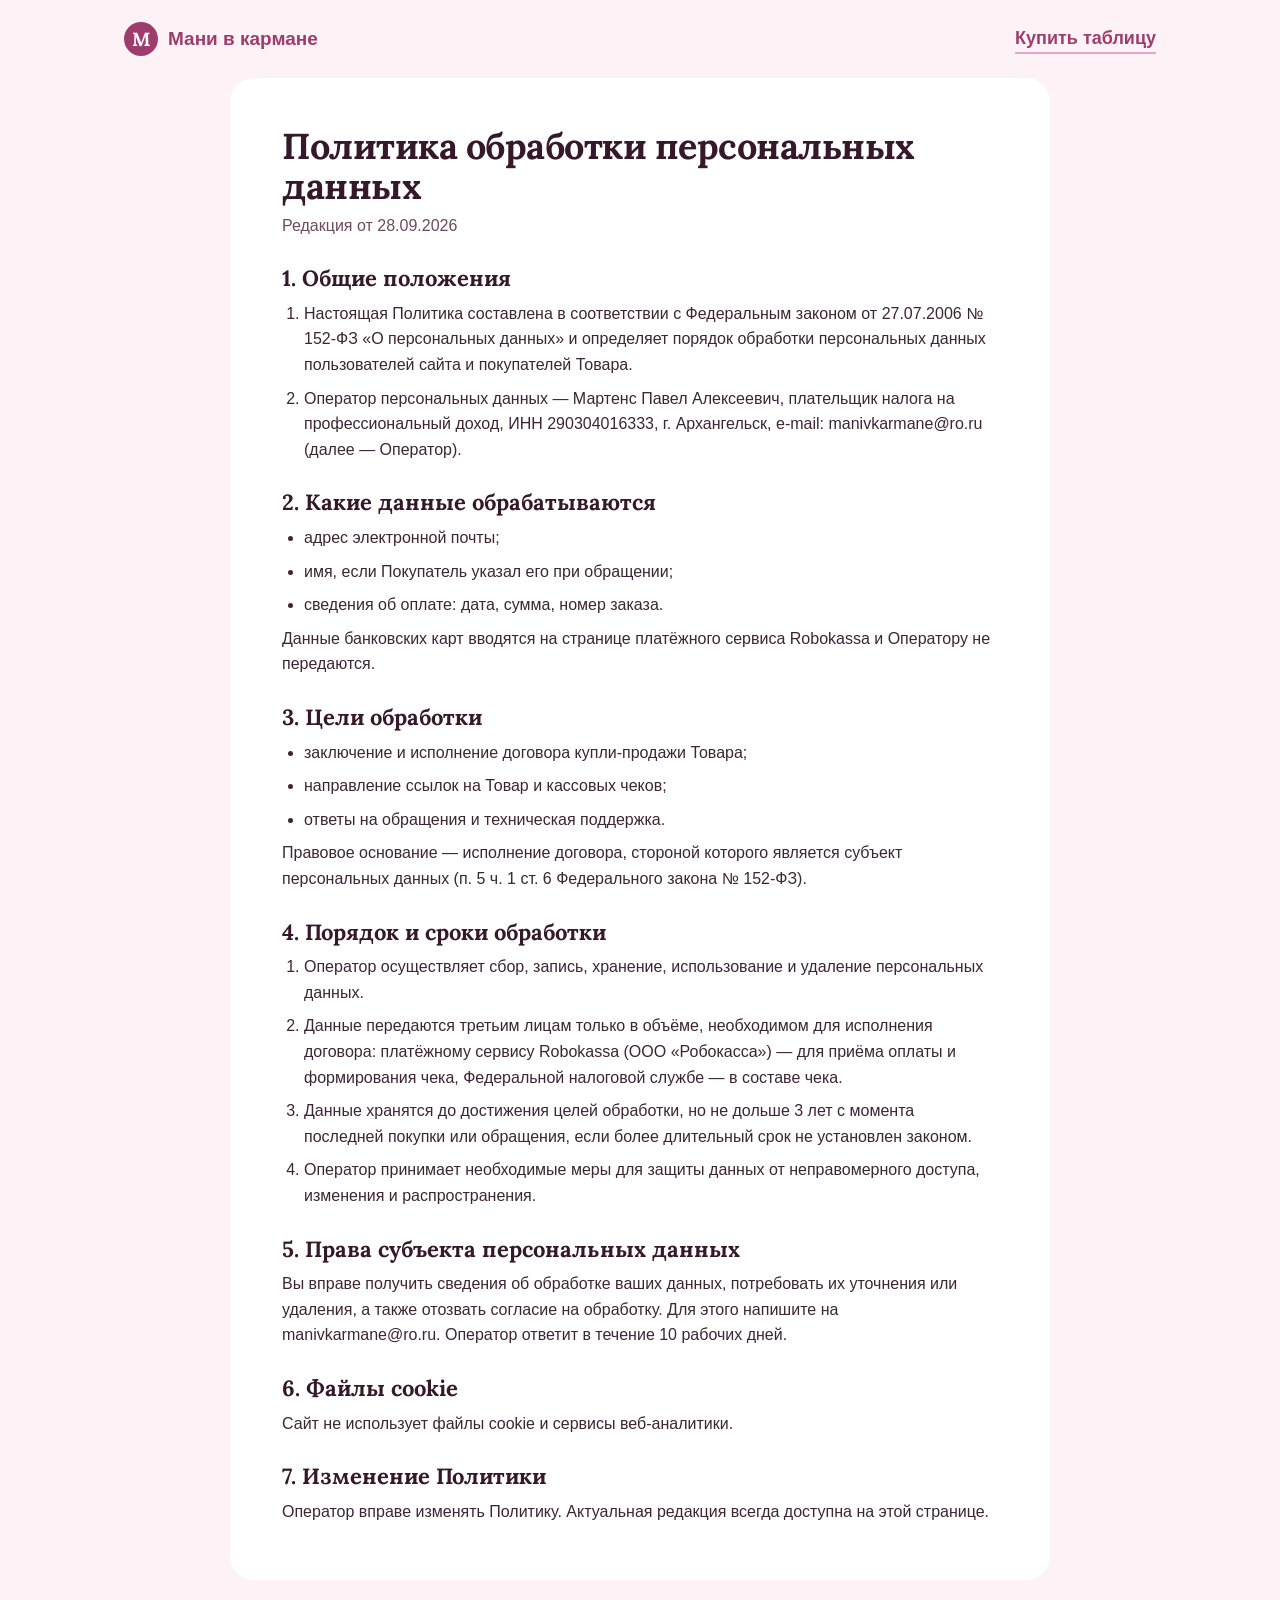
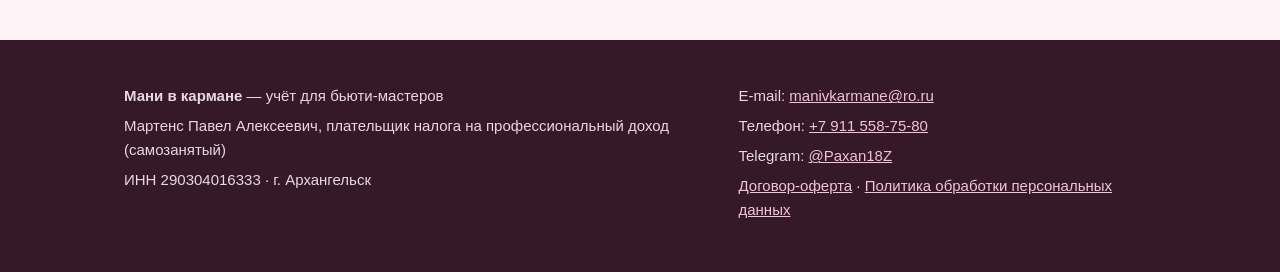
<file: privacy.html>
<!doctype html><html lang="ru"><head><meta charset="utf-8"><meta name="viewport" content="width=device-width,initial-scale=1">
<title>Политика обработки персональных данных | Мани в кармане</title><meta name="description" content="Политика обработки персональных данных"><link rel="stylesheet" href="style.css">
<link rel="icon" href="data:image/svg+xml,<svg xmlns='http://www.w3.org/2000/svg' viewBox='0 0 64 64'><circle cx='32' cy='32' r='32' fill='%239e3d6c'/><text x='32' y='44' font-size='36' text-anchor='middle' fill='white' font-family='Georgia'>М</text></svg>"></head><body>
<header class="top"><div class="wrap"><a class="logo" href="index.html"><span class="m">М</span>Мани в кармане</a><a class="nav-buy" href="index.html#buy">Купить таблицу</a></div></header>
<main><article class="doc">
<h1>Политика обработки персональных данных</h1>
<p class="date">Редакция от 28.09.2026</p>

<h2>1. Общие положения</h2>
<ol>
<li>Настоящая Политика составлена в соответствии с Федеральным законом от 27.07.2006 № 152-ФЗ «О персональных данных» и определяет порядок обработки персональных данных пользователей сайта и покупателей Товара.</li>
<li>Оператор персональных данных — Мартенс Павел Алексеевич, плательщик налога на профессиональный доход, ИНН 290304016333, г. Архангельск, e-mail: manivkarmane@ro.ru (далее — Оператор).</li>
</ol>

<h2>2. Какие данные обрабатываются</h2>
<ul>
<li>адрес электронной почты;</li>
<li>имя, если Покупатель указал его при обращении;</li>
<li>сведения об оплате: дата, сумма, номер заказа.</li>
</ul>
<p>Данные банковских карт вводятся на странице платёжного сервиса Robokassa и Оператору не передаются.</p>

<h2>3. Цели обработки</h2>
<ul>
<li>заключение и исполнение договора купли-продажи Товара;</li>
<li>направление ссылок на Товар и кассовых чеков;</li>
<li>ответы на обращения и техническая поддержка.</li>
</ul>
<p>Правовое основание — исполнение договора, стороной которого является субъект персональных данных (п. 5 ч. 1 ст. 6 Федерального закона № 152-ФЗ).</p>

<h2>4. Порядок и сроки обработки</h2>
<ol>
<li>Оператор осуществляет сбор, запись, хранение, использование и удаление персональных данных.</li>
<li>Данные передаются третьим лицам только в объёме, необходимом для исполнения договора: платёжному сервису Robokassa (ООО «Робокасса») — для приёма оплаты и формирования чека, Федеральной налоговой службе — в составе чека.</li>
<li>Данные хранятся до достижения целей обработки, но не дольше 3 лет с момента последней покупки или обращения, если более длительный срок не установлен законом.</li>
<li>Оператор принимает необходимые меры для защиты данных от неправомерного доступа, изменения и распространения.</li>
</ol>

<h2>5. Права субъекта персональных данных</h2>
<p>Вы вправе получить сведения об обработке ваших данных, потребовать их уточнения или удаления, а также отозвать согласие на обработку. Для этого напишите на manivkarmane@ro.ru. Оператор ответит в течение 10 рабочих дней.</p>

<h2>6. Файлы cookie</h2>
<p>Сайт не использует файлы cookie и сервисы веб-аналитики.</p>

<h2>7. Изменение Политики</h2>
<p>Оператор вправе изменять Политику. Актуальная редакция всегда доступна на этой странице.</p>
</article></main>
<footer><div class="wrap">
<div>
<p><strong>Мани в кармане</strong> — учёт для бьюти-мастеров</p>
<p>Мартенс Павел Алексеевич, плательщик налога на профессиональный доход (самозанятый)</p>
<p>ИНН 290304016333 · г. Архангельск</p>
</div>
<div>
<p>E-mail: <a href="mailto:manivkarmane@ro.ru">manivkarmane@ro.ru</a></p>
<p>Телефон: <a href="tel:+79115587580">+7 911 558-75-80</a></p>
<p>Telegram: <a href="https://t.me/Paxan18Z">@Paxan18Z</a></p>
<p><a href="oferta.html">Договор-оферта</a> · <a href="privacy.html">Политика обработки персональных данных</a></p>
</div>
</div></footer>
</body></html>
</file>
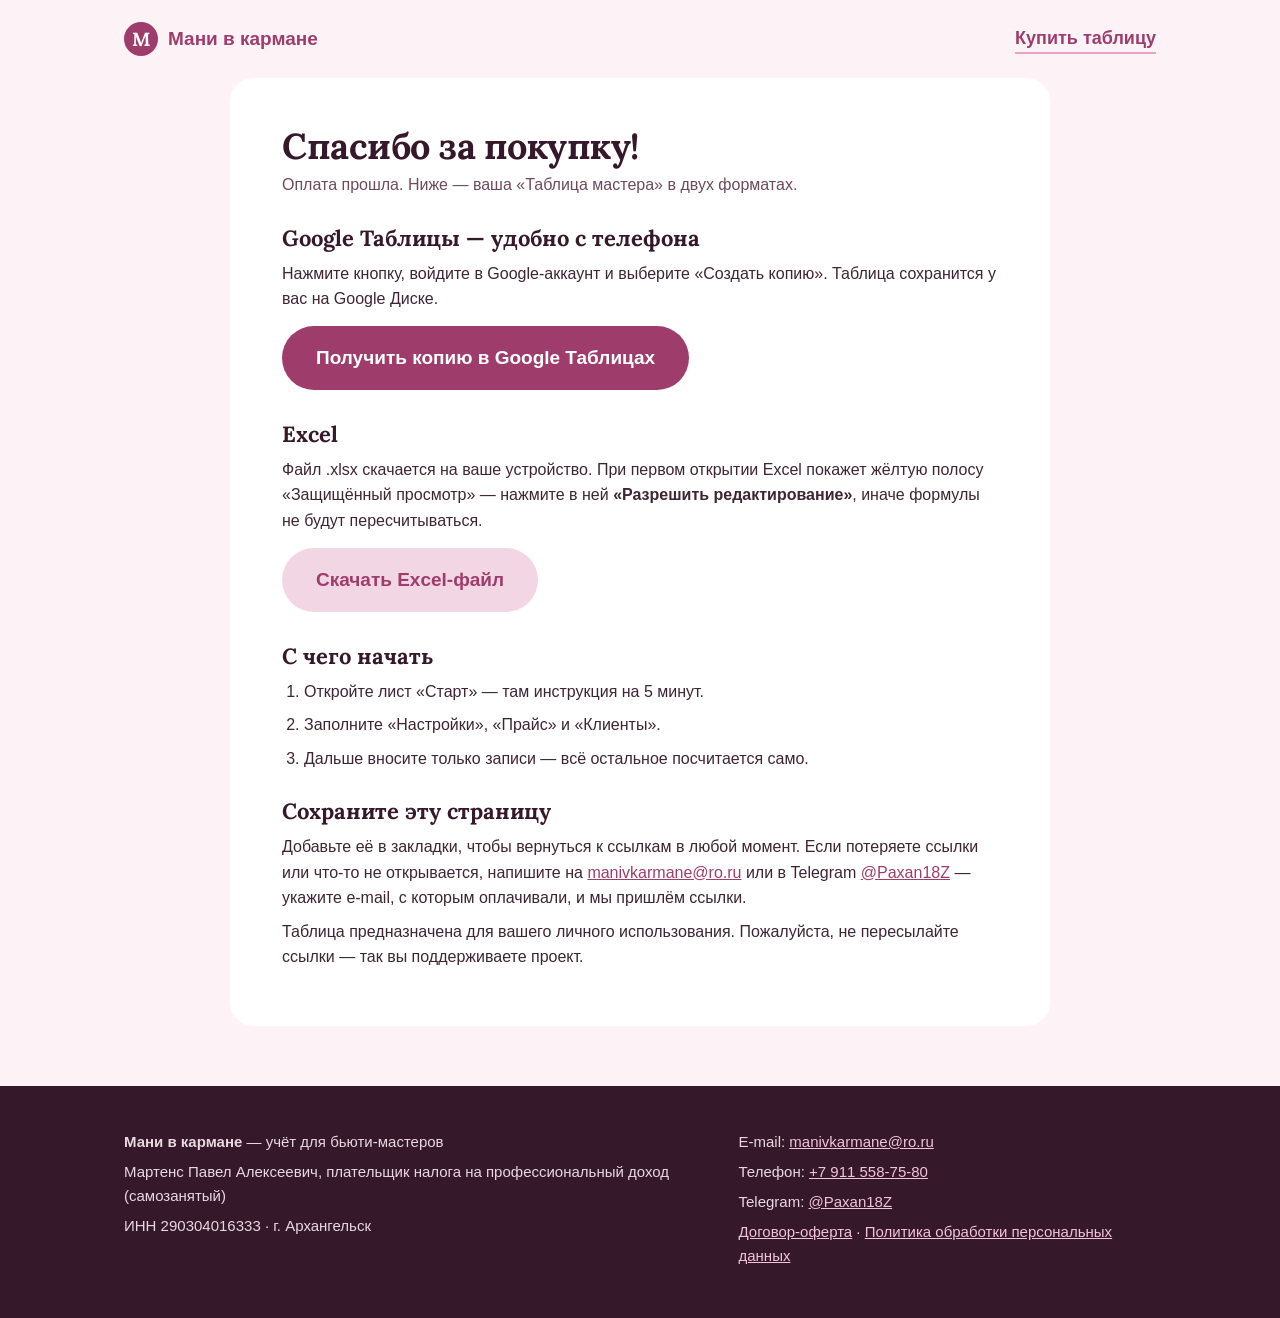
<file: thanks-m7q4k2.html>
<!doctype html><html lang="ru"><head><meta charset="utf-8"><meta name="robots" content="noindex,nofollow"><meta name="viewport" content="width=device-width,initial-scale=1">
<title>Спасибо за покупку | Мани в кармане</title><meta name="description" content="Таблица для бьюти-мастеров: записи клиентов, прибыль по месяцам и налог самозанятого. Excel и Google Таблицы."><link rel="stylesheet" href="style.css">
<link rel="icon" href="data:image/svg+xml,<svg xmlns='http://www.w3.org/2000/svg' viewBox='0 0 64 64'><circle cx='32' cy='32' r='32' fill='%239e3d6c'/><text x='32' y='44' font-size='36' text-anchor='middle' fill='white' font-family='Georgia'>М</text></svg>"></head><body>
<header class="top"><div class="wrap"><a class="logo" href="index.html"><span class="m">М</span>Мани в кармане</a><a class="nav-buy" href="index.html#buy">Купить таблицу</a></div></header>
<main><article class="doc thanks">
<h1>Спасибо за покупку!</h1>
<p class="date">Оплата прошла. Ниже — ваша «Таблица мастера» в двух форматах.</p>
<h2>Google Таблицы — удобно с телефона</h2>
<p>Нажмите кнопку, войдите в Google-аккаунт и выберите «Создать копию». Таблица сохранится у вас на Google Диске.</p>
<p><a class="btn" href="https://docs.google.com/spreadsheets/d/16BcmFFYDVeEn-Hc5HtpQg00nq95_63gIOFrWQTlyNZY/copy?usp=sharing" target="_blank" rel="noopener">Получить копию в Google Таблицах</a></p>
<h2>Excel</h2>
<p>Файл .xlsx скачается на ваше устройство. При первом открытии Excel покажет жёлтую полосу «Защищённый просмотр» — нажмите в ней <strong>«Разрешить редактирование»</strong>, иначе формулы не будут пересчитываться.</p>
<p><a class="btn btn-light" href="https://docs.google.com/spreadsheets/d/16BcmFFYDVeEn-Hc5HtpQg00nq95_63gIOFrWQTlyNZY/export?format=xlsx">Скачать Excel-файл</a></p>
<h2>С чего начать</h2>
<ol>
<li>Откройте лист «Старт» — там инструкция на 5 минут.</li>
<li>Заполните «Настройки», «Прайс» и «Клиенты».</li>
<li>Дальше вносите только записи — всё остальное посчитается само.</li>
</ol>
<h2>Сохраните эту страницу</h2>
<p>Добавьте её в закладки, чтобы вернуться к ссылкам в любой момент. Если потеряете ссылки или что-то не открывается, напишите на <a href="mailto:manivkarmane@ro.ru">manivkarmane@ro.ru</a> или в Telegram <a href="https://t.me/Paxan18Z">@Paxan18Z</a> — укажите e-mail, с которым оплачивали, и мы пришлём ссылки.</p>
<p>Таблица предназначена для вашего личного использования. Пожалуйста, не пересылайте ссылки — так вы поддерживаете проект.</p>
</article></main>
<footer><div class="wrap">
<div>
<p><strong>Мани в кармане</strong> — учёт для бьюти-мастеров</p>
<p>Мартенс Павел Алексеевич, плательщик налога на профессиональный доход (самозанятый)</p>
<p>ИНН 290304016333 · г. Архангельск</p>
</div>
<div>
<p>E-mail: <a href="mailto:manivkarmane@ro.ru">manivkarmane@ro.ru</a></p>
<p>Телефон: <a href="tel:+79115587580">+7 911 558-75-80</a></p>
<p>Telegram: <a href="https://t.me/Paxan18Z">@Paxan18Z</a></p>
<p><a href="oferta.html">Договор-оферта</a> · <a href="privacy.html">Политика обработки персональных данных</a></p>
</div>
</div></footer>

</body></html>
</file>
<file: style.css>
@font-face{font-family:"Lora";src:url(fonts/Lora.ttf) format("truetype");font-weight:400 700;font-display:swap}
:root{--wine:#9e3d6c;--wine-d:#7d2c54;--ink:#35192a;--muted:#6d4a5c;--blush:#fdf3f7;--petal:#f3d6e4;--rose:#e8a6c6;--white:#fff;
--sans:"Segoe UI",Roboto,"Helvetica Neue",Arial,sans-serif;--serif:"Lora",Georgia,serif}
*{box-sizing:border-box;margin:0;padding:0}
html{scroll-behavior:smooth}
body{font-family:var(--sans);color:var(--ink);background:var(--blush);font-size:18px;line-height:1.6}
img{max-width:100%;display:block}
a{color:var(--wine)}
a:focus-visible,button:focus-visible{outline:3px solid var(--wine);outline-offset:3px;border-radius:6px}
.wrap{max-width:1080px;margin:0 auto;padding:0 24px}
header.top{padding:22px 0}
header.top .wrap{display:flex;align-items:center;justify-content:space-between}
.logo{display:flex;align-items:center;gap:10px;font-weight:700;color:var(--wine);text-decoration:none;font-size:19px}
.logo span.m{width:34px;height:34px;border-radius:50%;background:var(--wine);color:#fff;display:grid;place-items:center;font-family:var(--serif);font-size:19px}
.nav-buy{font-weight:700;text-decoration:none;color:var(--wine);border-bottom:2px solid var(--rose)}
h1,h2,h3{font-family:var(--serif);line-height:1.12;color:var(--ink)}
h1{font-size:clamp(38px,6vw,64px);letter-spacing:-.5px}
h2{font-size:clamp(30px,4vw,42px);margin-bottom:18px}
.hero{padding:36px 0 70px}
.hero .wrap{display:grid;grid-template-columns:1.05fr .95fr;gap:48px;align-items:center}
.hero p.lead{font-size:21px;color:var(--muted);margin:22px 0 30px;max-width:30ch}
.btn{display:inline-block;background:var(--wine);color:#fff;text-decoration:none;font-weight:700;font-size:19px;padding:17px 34px;border-radius:40px;transition:background .15s}
.btn:hover{background:var(--wine-d)}
.price-note{margin-top:14px;color:var(--muted);font-size:16px}
.price-note s{opacity:.7}
.hero img{border-radius:26px;box-shadow:0 30px 60px -28px rgba(110,30,70,.45);transform:rotate(1.5deg)}
.pain{background:var(--white);padding:70px 0}
.pain ul{list-style:none;display:grid;grid-template-columns:1fr 1fr;gap:14px 40px;margin-top:10px}
.pain li{padding-left:28px;position:relative;color:var(--muted)}
.pain li::before{content:"";position:absolute;left:0;top:.6em;width:12px;height:12px;border-radius:50%;background:var(--rose)}
.pain .answer{margin-top:34px;font-family:var(--serif);font-size:25px;color:var(--wine);max-width:38ch}
.feature{padding:70px 0}
.feature .wrap{display:grid;grid-template-columns:1fr 1fr;gap:56px;align-items:center}
.feature.flip .text{order:2}
.feature img{border-radius:22px;box-shadow:0 24px 50px -30px rgba(110,30,70,.5)}
.feature p{color:var(--muted);max-width:42ch}
.feature.alt{background:var(--petal)}
.buy{padding:80px 0;background:var(--wine);color:#fff;text-align:center}
.buy h2{color:#fff}
.buy .price{font-family:var(--serif);font-size:64px;font-weight:700;margin:8px 0}
.buy .old{font-size:22px;opacity:.75}
.buy ul{list-style:none;margin:22px auto 32px;max-width:520px;text-align:left}
.buy li{padding:8px 0 8px 30px;position:relative;border-bottom:1px solid rgba(255,255,255,.18)}
.buy li::before{content:"✓";position:absolute;left:0;font-weight:700;color:var(--rose)}
.buy .btn{background:#fff;color:var(--wine)}
.buy .btn:hover{background:var(--petal)}
.buy small{display:block;margin-top:18px;opacity:.85;font-size:15px}
.buy small a{color:#fff}
.faq{padding:70px 0}
.faq details{background:#fff;border-radius:16px;padding:18px 22px;margin-bottom:12px}
.faq summary{cursor:pointer;font-weight:700}
.faq details p{margin-top:10px;color:var(--muted)}
footer{background:var(--ink);color:#e9d8e1;padding:44px 0;font-size:15px}
footer .wrap{display:grid;grid-template-columns:1.4fr 1fr;gap:30px}
footer a{color:#f3c3db}
footer p{margin-bottom:6px}
.doc{background:#fff;max-width:820px;margin:0 auto 60px;padding:48px 52px;border-radius:24px;font-size:16px}
.doc h1{font-size:36px;margin-bottom:6px}
.doc h2{font-size:22px;margin:28px 0 10px}
.doc p,.doc li{margin-bottom:8px;color:#3d2533}
.doc ol,.doc ul{padding-left:22px}
.doc .date{color:var(--muted);margin-bottom:22px}
@media (max-width:820px){
 .hero .wrap,.feature .wrap,footer .wrap{grid-template-columns:1fr}
 .feature.flip .text{order:0}
 .pain ul{grid-template-columns:1fr}
 .hero img{transform:none}
 .doc{padding:28px 22px;border-radius:0}
}
@media (prefers-reduced-motion:reduce){html{scroll-behavior:auto}.btn{transition:none}}
.hero img{max-width:460px;justify-self:center}
.feature img{max-width:420px;justify-self:center;width:100%}
.feature .wrap{grid-template-columns:1.1fr .9fr}
.feature.flip .wrap{grid-template-columns:.9fr 1.1fr}
@media (max-width:820px){.feature .wrap,.feature.flip .wrap{grid-template-columns:1fr}}
img{height:auto}
.hero .wrap>*,.feature .wrap>*{min-width:0}
@media (max-width:820px){.hero img,.feature img{max-width:100%}.nav-buy{font-size:15px}.logo{font-size:16px}h1{font-size:34px}}
.thanks .btn{margin:6px 0 4px}
.btn-light{background:var(--petal);color:var(--wine)}
.btn-light:hover{background:var(--rose);color:#fff}
</file>
